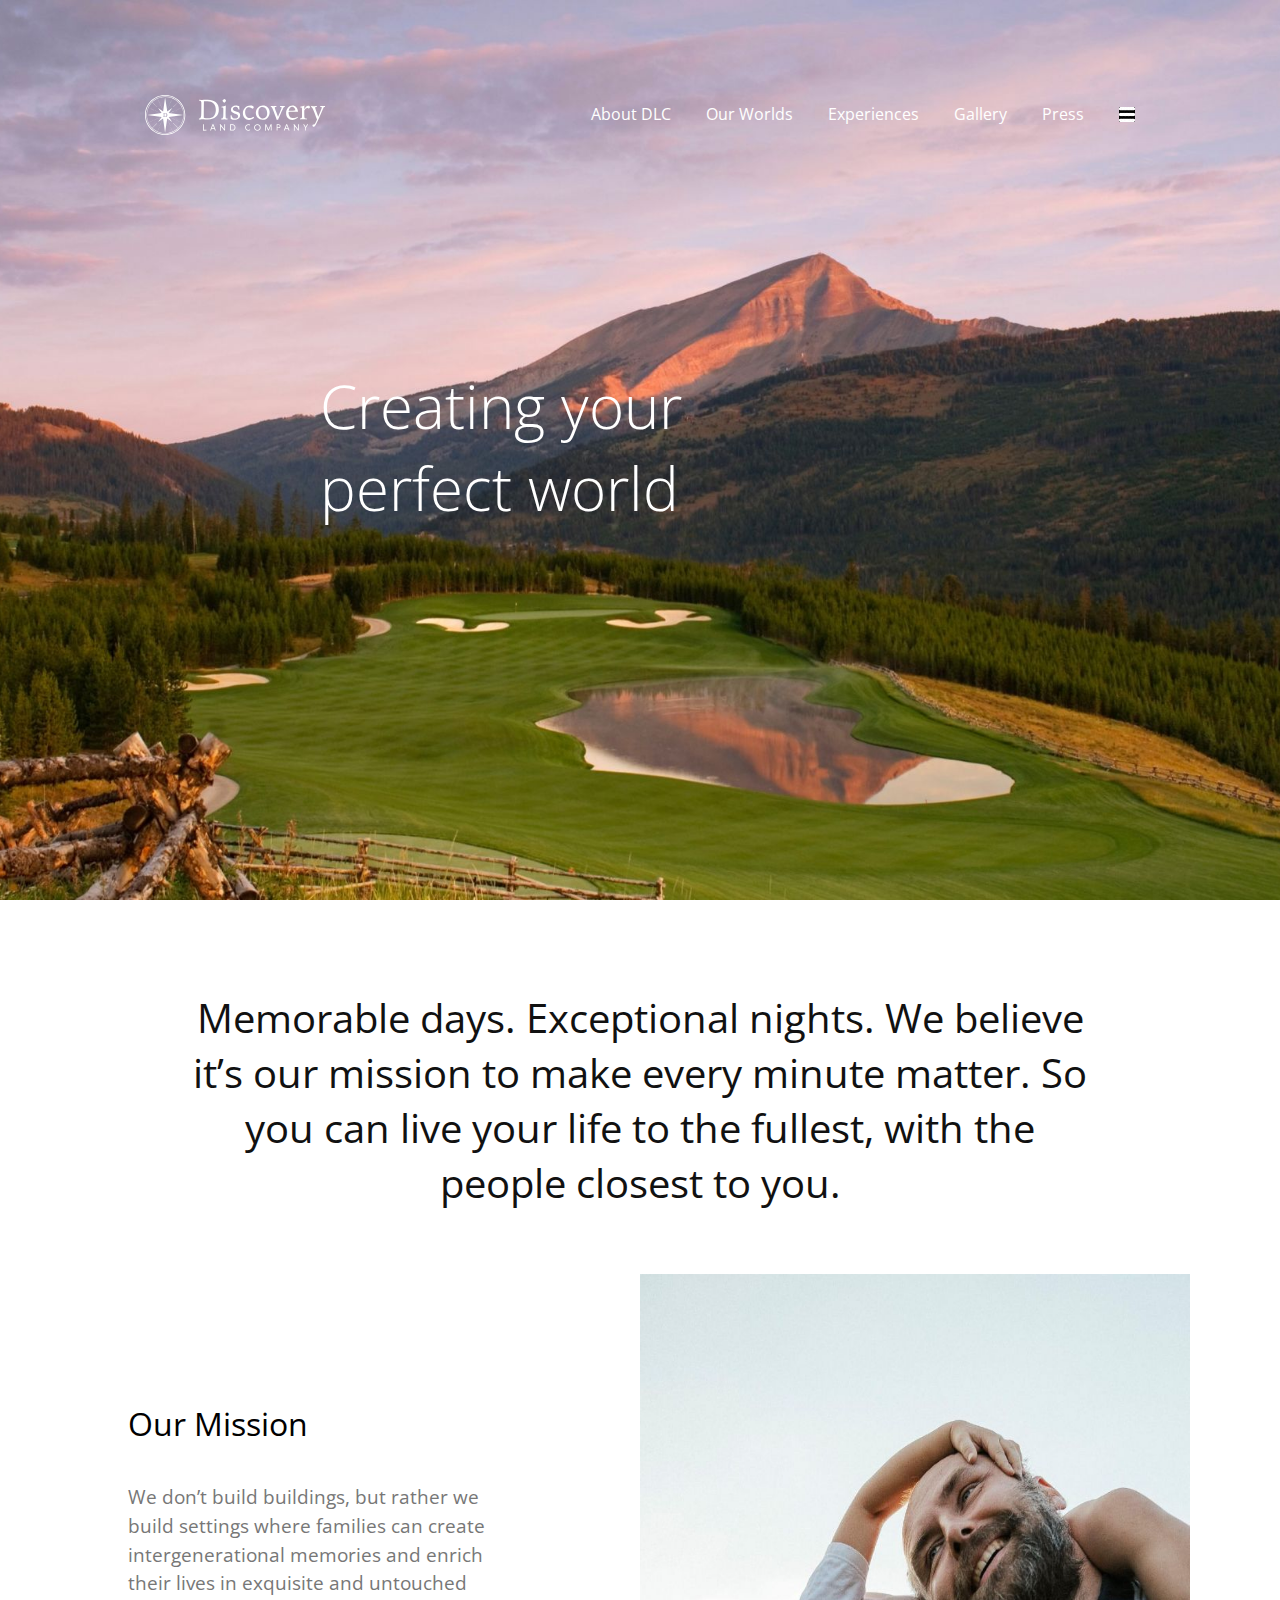
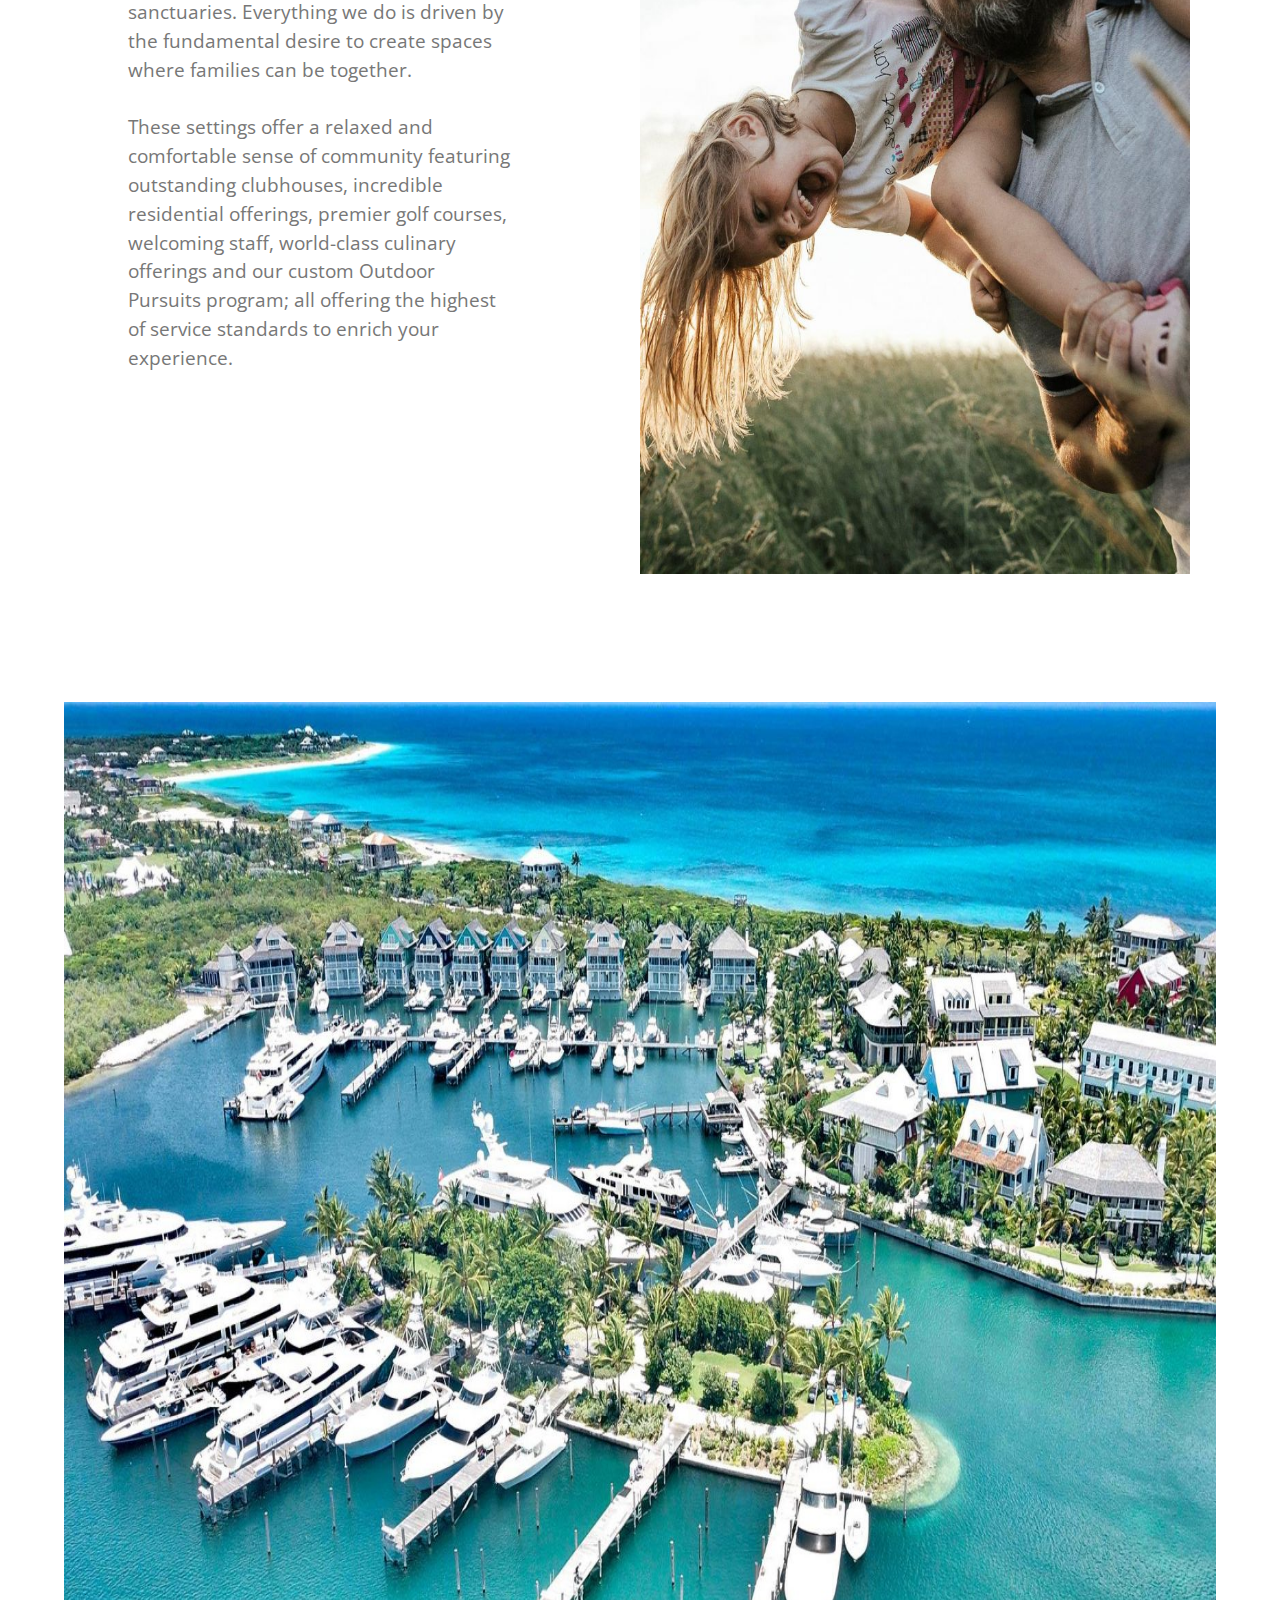
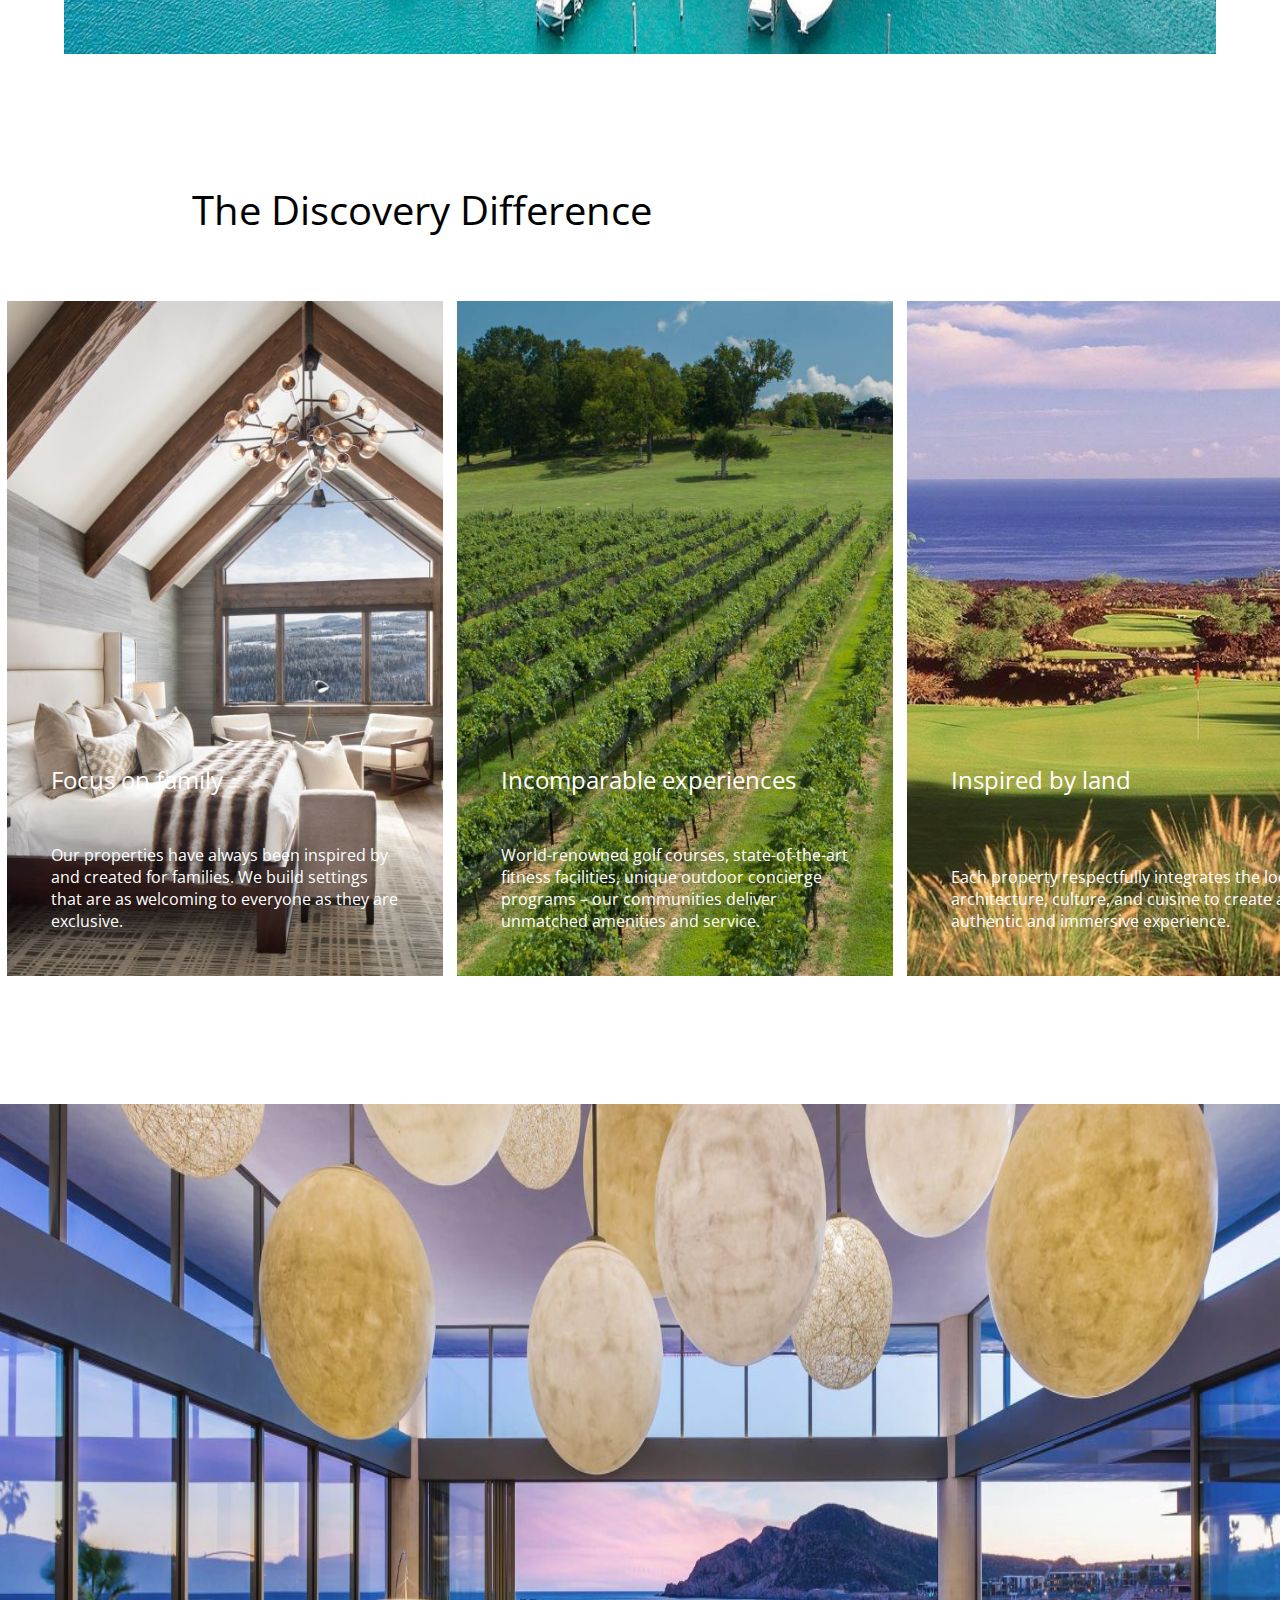
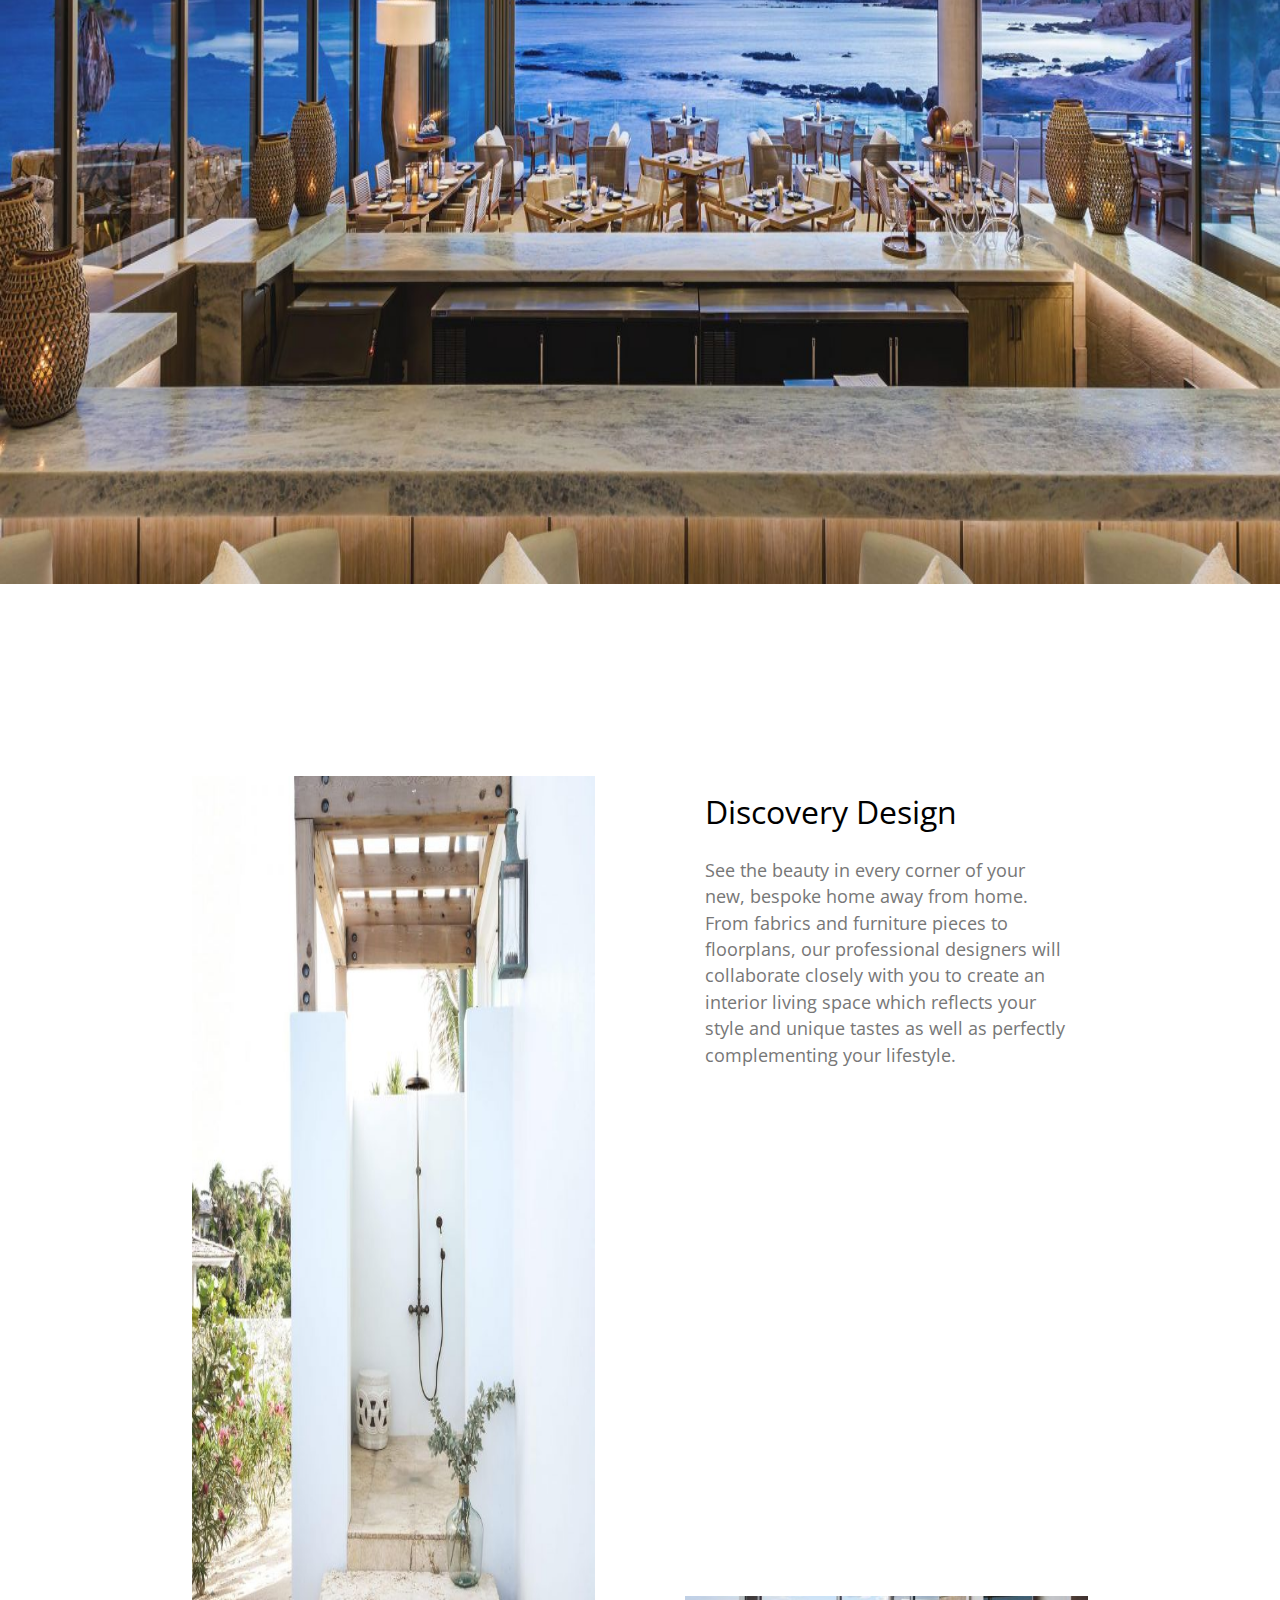
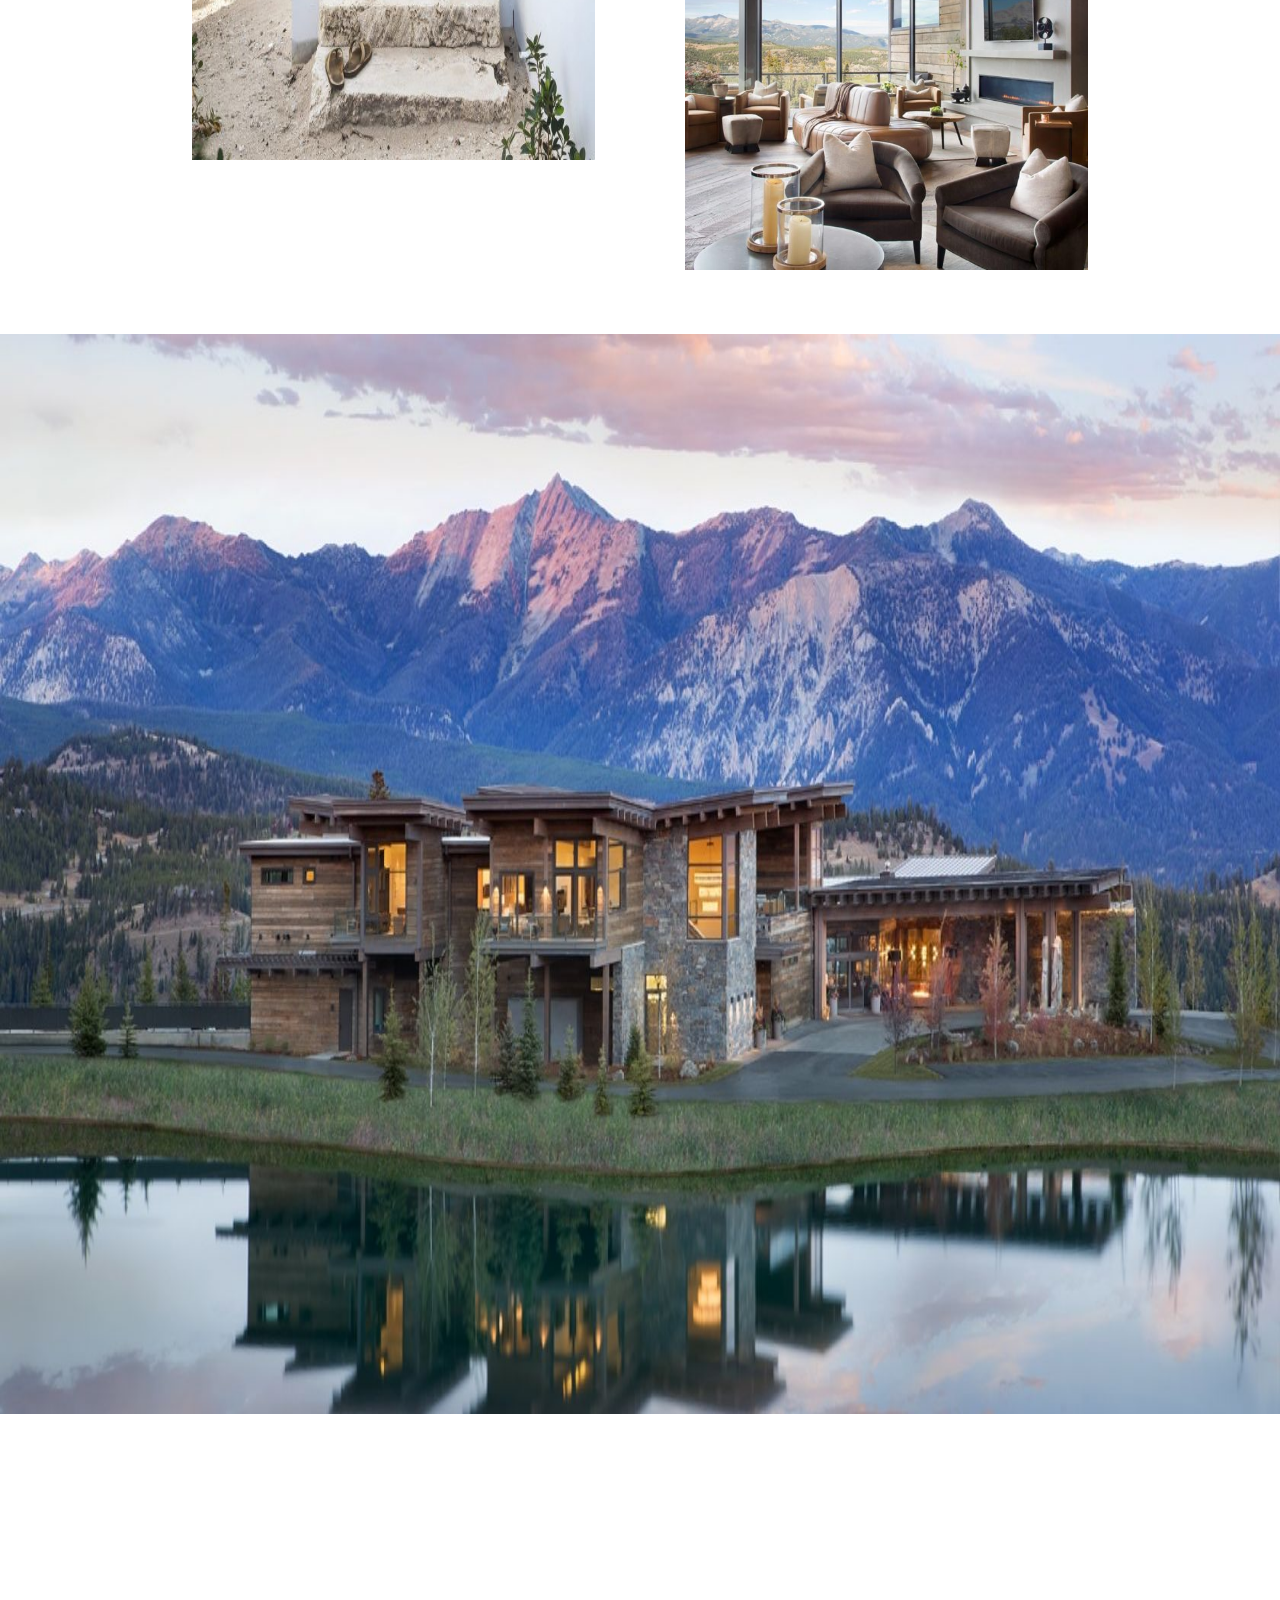
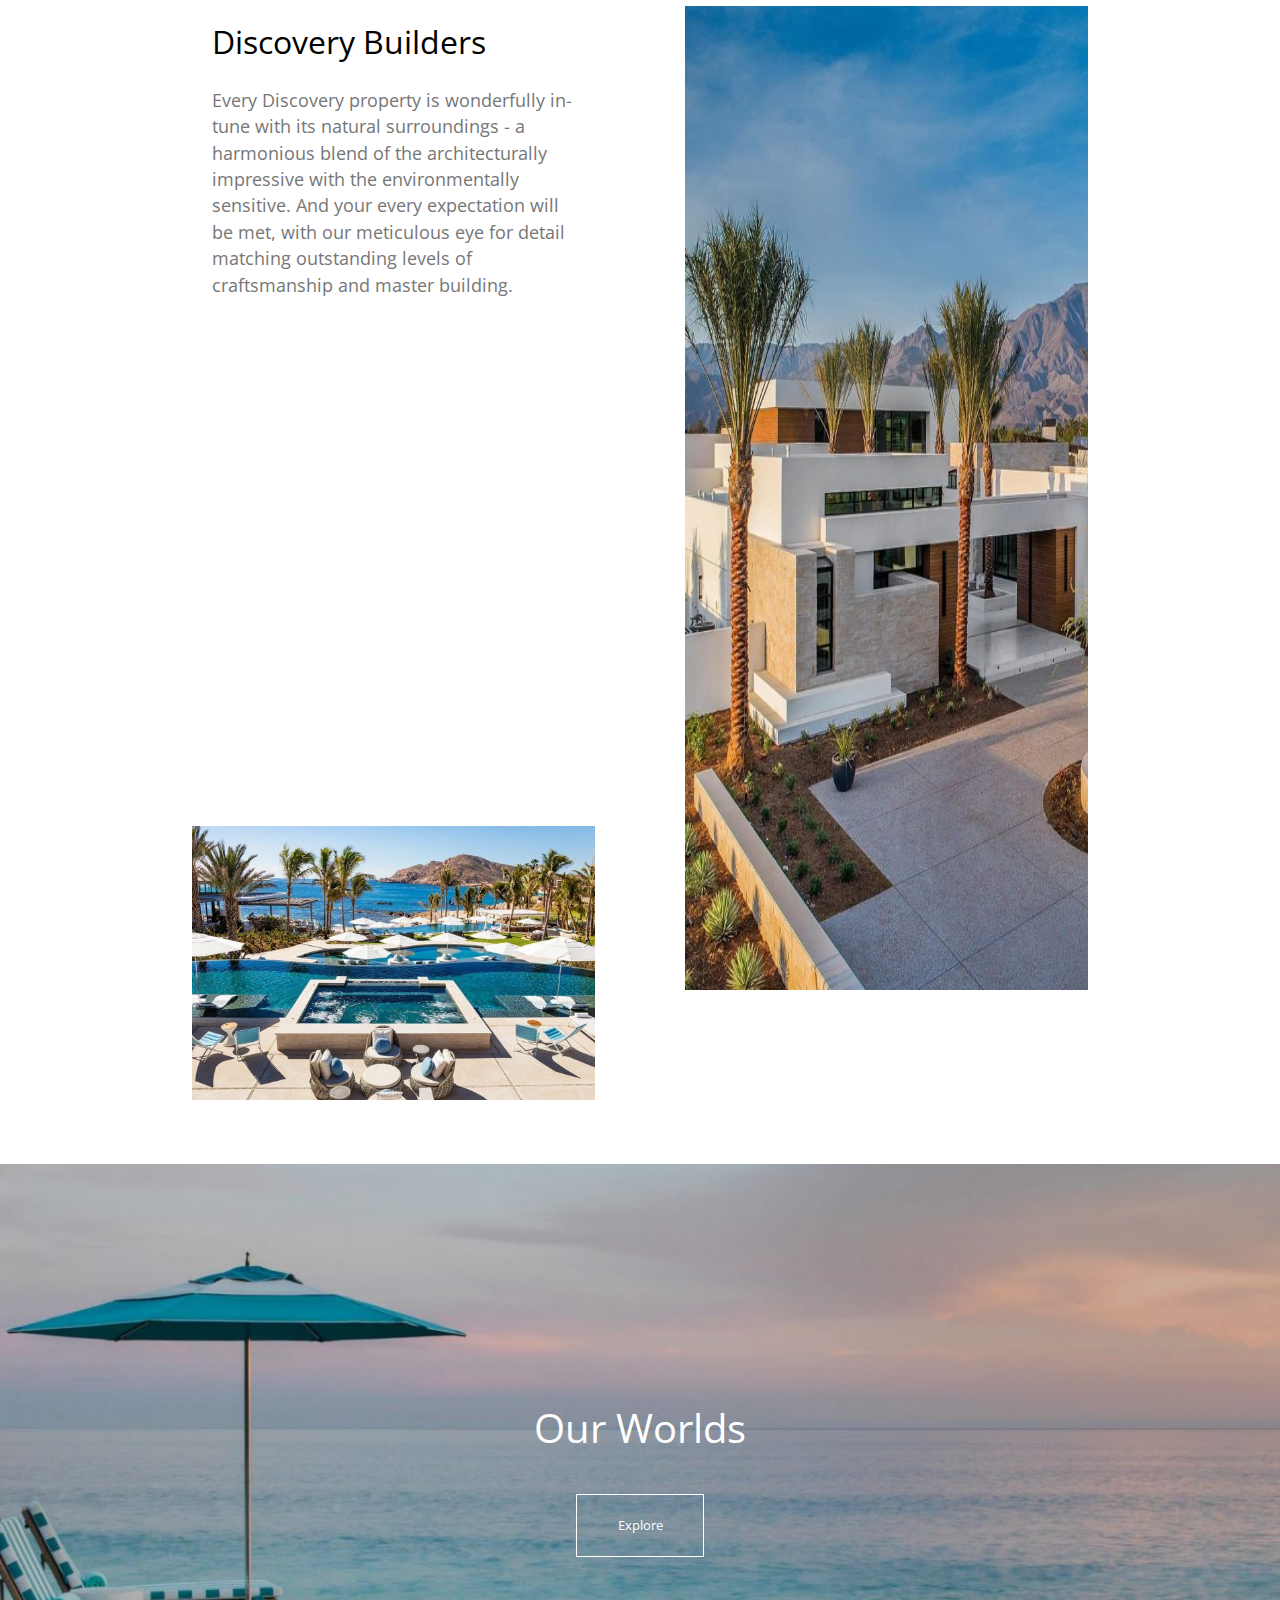
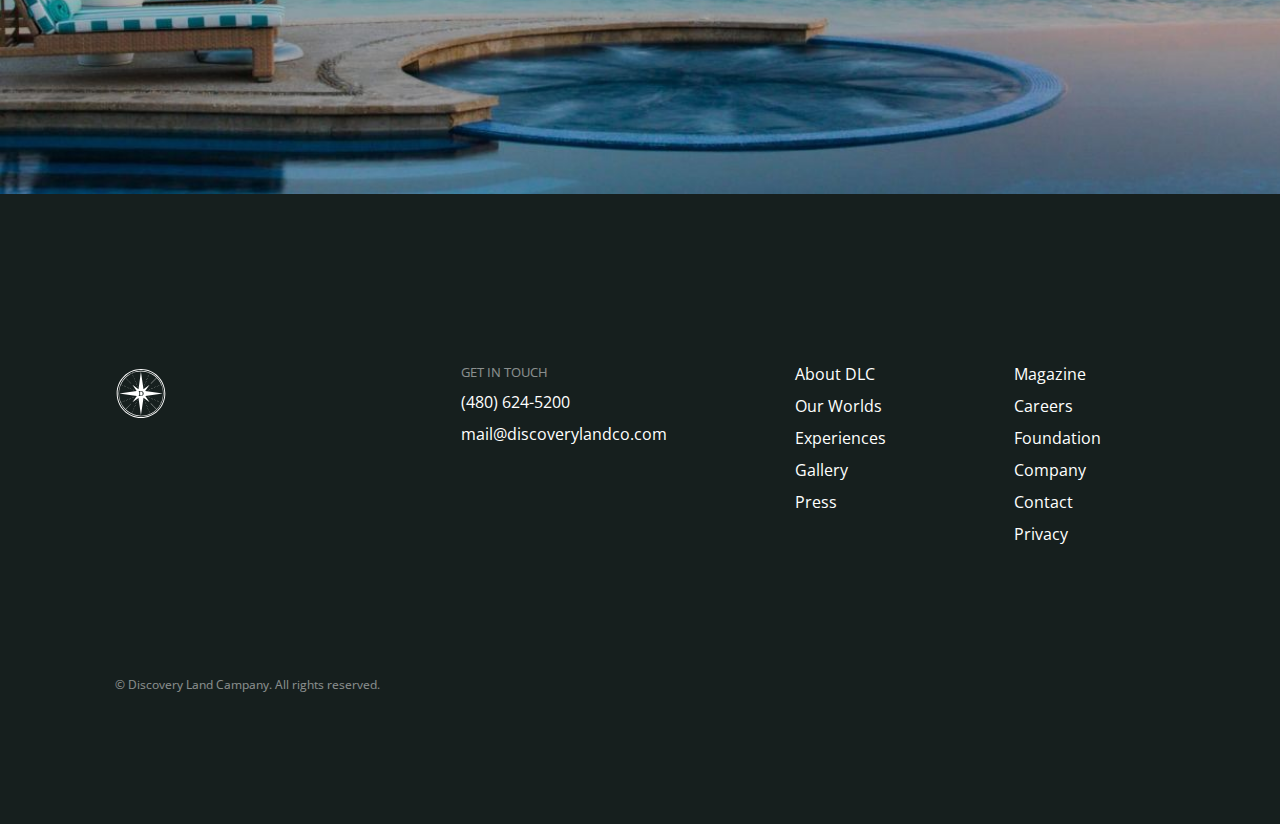
<file: src/pages/aboutDLC.html>
<!DOCTYPE html>
<html lang="en">

<head>
    <meta charset="UTF-8">
    <meta http-equiv="X-UA-Compatible" content="IE=edge">
    <meta name="viewport" content="width=device-width, initial-scale=1.0">
    <link rel="preconnect" href="https://fonts.googleapis.com">
    <link rel="preconnect" href="https://fonts.gstatic.com" crossorigin>
    <link href="https://fonts.googleapis.com/css2?family=Open+Sans:wght@300;400&display=swap" rel="stylesheet">
    <link rel="shortcut icon" href="../assets/favicon-32x32.png" type="image/x-icon">
    <link rel="stylesheet" href="../css/aboutDLC.css">
    <link rel="stylesheet" href="../css/hamMenu.css">
    <script src="../js/hamMenu.js"></script>
    <!-- linking aos library for css -->
    <link rel="stylesheet" href="https://unpkg.com/aos@next/dist/aos.css" />
    <title>About DLC | Discovery Land Company</title>
</head>

<body>

    <!-- header -->
    <div id="hambergMenu"></div>
    <div class="header-container">
        <img class="header-img" src="../assets/images/about_images/about_header_img.jpg" alt="">
        <div class="navbar-container">
            <div class="logo-container">
                <a class="navlink-anchor logo-navlink" href="./home.html">
                    <img class="logo" src="../assets/logo1.svg" alt="">
                </a>
            </div>
            <div class="navLink">
                <div class="nav-item"> <a class="navlink-anchor" href="./aboutDLC.html"> About DLC </a></div>
                <div class="nav-item"><a class="navlink-anchor" href="./ourWorlds.html"> Our Worlds </a> </div>
                <div class="nav-item"><a class="navlink-anchor" href="./experiences.html"> Experiences </a> </div>
                <div class="nav-item"><a class="navlink-anchor" href="./gallery.html"> Gallery </a> </div>
                <div class="nav-item"><a class="navlink-anchor" href="./press.html"> Press </a></div>
                <div class="menu-icon"><input type="image" src="../assets/hamMenu.jpg" alt="" onclick="dropDownMenu()">
                </div>
            </div>
        </div>
        <div class="sometext" data-aos="fade-up-right" data-aos-duration="1000">
            <div data-aos="fade-up"> Creating your </div>
            <div class="text2" data-aos="fade-up">perfect world</div>
        </div>
    </div>

    <div class="sections-container">
        <div class="intro"> Memorable days. Exceptional nights. We believe it’s our mission to make every minute matter.
            So you can live your life to the fullest, with the people closest to you. </div>

        <div class="white-section">
            <div class="white-section-text">
                <div class="white-section-text-heading">Our Mission</div>
                <div class="white-section-text-para">We don’t build buildings, but rather we build settings where
                    families
                    can create intergenerational memories and enrich their lives in exquisite and untouched sanctuaries.
                    Everything we do is driven by the fundamental desire to create spaces where families can be
                    together.
                    <br /><br /> These settings offer a relaxed and comfortable sense of community featuring outstanding
                    clubhouses, incredible residential offerings, premier golf courses, welcoming staff, world-class
                    culinary offerings and our custom Outdoor Pursuits program; all offering the highest of service
                    standards to enrich your experience.
                </div>
            </div>
            <div class="white-section-img-container">
                <img class="white-section-img"
                    src="../assets/images/about_images/What_we_do_intro_5ae402c9837860cd6e4f65e304b3a5fa.jpg" alt="">
            </div>
        </div>

        <div class="middle-img1-container">
            <img class="middle-img1"
                src="../assets/images/about_images/Bakers_Carousel3_62018727b9e8103a3d5d6c0701991eca.jpg" alt="">
        </div>

        <div class="section2-animation-container">
            <div class="section2-container-heading">The Discovery Difference</div>
            <div class="slider">
                <div class="slide-track">

                    <!-- 1st time slide -->
                    <div class="slide">
                        <img src="../assets/images/about_images/animation_images/GallatinFork0217_Bedroom02_397186feb8bd51bb37bc24fc2b9b500f.jpg"
                            alt="">
                        <div class="animation-info">
                            <div class="animation-heading">Focus on family</div>
                            <div class="animation-para">Our properties have always been inspired by and created for
                                families. We
                                build settings that are as welcoming to everyone as they are exclusive.</div>
                        </div>
                    </div>

                    <div class="slide">
                        <img src="../assets/images/about_images/animation_images/grass_397186feb8bd51bb37bc24fc2b9b500f.jpg"
                            alt="">
                        <div class="animation-info">
                            <div class="animation-heading">Incomparable experiences</div>
                            <div class="animation-para">World-renowned golf courses, state-of-the-art fitness
                                facilities, unique
                                outdoor concierge programs – our communities deliver unmatched amenities and service.
                            </div>
                        </div>
                    </div>

                    <div class="slide">
                        <img src="../assets/images/about_images/animation_images/Kukio-map1_190710_083646_397186feb8bd51bb37bc24fc2b9b500f.jpg"
                            alt="">
                        <div class="animation-info">
                            <div class="animation-heading">Inspired by land</div>
                            <div class="animation-para">Each property respectfully integrates the local architecture,
                                culture,
                                and cuisine to create an authentic and immersive experience.</div>
                        </div>
                    </div>

                    <div class="slide">
                        <img src="../assets/images/about_images/animation_images/What_we_do_footer_carousel1_190805_141752_397186feb8bd51bb37bc24fc2b9b500f.jpg"
                            alt="">
                        <div class="animation-info">
                            <div class="animation-heading">Sustainable future</div>
                            <div class="animation-para">Through a focus on sustainable efforts, we create programs that
                                ensure we are
                                stewards of the land and a source of local economic growth and stability.</div>
                        </div>
                    </div>

                    <div class="slide">
                        <img src="../assets/images/about_images/animation_images/What_we_do_footer_carousel2_397186feb8bd51bb37bc24fc2b9b500f.jpg"
                            alt="">
                        <div class="animation-info">
                            <div class="animation-heading">Luxury bespoke homes</div>
                            <div class="animation-para">Through our in-house services, Discovery Builders and Discovery
                                Design, we offer
                                turn-key homes for families that embody modern aesthetics while staying true to classic
                                principles.</div>
                        </div>
                    </div>


                    <!-- 2nd time slide -->
                    <div class="slide">
                        <img src="../assets/images/about_images/animation_images/GallatinFork0217_Bedroom02_397186feb8bd51bb37bc24fc2b9b500f.jpg"
                            alt="">
                        <div class="animation-info">
                            <div class="animation-heading">Focus on family</div>
                            <div class="animation-para">Our properties have always been inspired by and created for
                                families. We build
                                settings that are as welcoming to everyone as they are exclusive.</div>
                        </div>
                    </div>

                    <div class="slide">
                        <img src="../assets/images/about_images/animation_images/grass_397186feb8bd51bb37bc24fc2b9b500f.jpg"
                            alt="">
                        <div class="animation-info">
                            <div class="animation-heading">Incomparable experiences</div>
                            <div class="animation-para">World-renowned golf courses, state-of-the-art fitness
                                facilities, unique outdoor
                                concierge programs – our communities deliver unmatched amenities and service.</div>
                        </div>
                    </div>

                    <div class="slide">
                        <img src="../assets/images/about_images/animation_images/Kukio-map1_190710_083646_397186feb8bd51bb37bc24fc2b9b500f.jpg"
                            alt="">
                        <div class="animation-info">
                            <div class="animation-heading">Inspired by land</div>
                            <div class="animation-para">Each property respectfully integrates the local architecture,
                                culture, and cuisine
                                to create an authentic and immersive experience.</div>
                        </div>
                    </div>

                    <div class="slide">
                        <img src="../assets/images/about_images/animation_images/What_we_do_footer_carousel1_190805_141752_397186feb8bd51bb37bc24fc2b9b500f.jpg"
                            alt="">
                        <div class="animation-info">
                            <div class="animation-heading">Sustainable future</div>
                            <div class="animation-para">Through a focus on sustainable efforts, we create programs that
                                ensure we are
                                stewards of the land and a source of local economic growth and stability.</div>
                        </div>
                    </div>

                    <div class="slide">
                        <img src="../assets/images/about_images/animation_images/What_we_do_footer_carousel2_397186feb8bd51bb37bc24fc2b9b500f.jpg"
                            alt="">
                        <div class="animation-info">
                            <div class="animation-heading">Luxury bespoke homes</div>
                            <div class="animation-para">Through our in-house services, Discovery Builders and Discovery
                                Design, we offer
                                turn-key homes for families that embody modern aesthetics while staying true to classic
                                principles.</div>
                        </div>
                    </div>
                </div>
            </div>
        </div>


        <div class="middle-img2-container">
            <img class="middle-img2"
                src="../assets/images/about_images//What_we_do_design_hero_62018727b9e8103a3d5d6c0701991eca.jpg" alt="">
        </div>

        <div class="section-container">
            <div class="section-item2">
                <img class="section-item-img"
                    src="../assets/images/about_images/What_we_do_design_1_2e8d9b92b1b20afb1d0f8d6550777aa2.jpg" alt="">
            </div>
            <div class="section-item1">
                <div class="section-item1-text">
                    <div class="section-item1-heading">Discovery Design</div>
                    <div class="section-item1-desc">
                        See the beauty in every corner of your new, bespoke home away from home. From fabrics and
                        furniture
                        pieces to floorplans, our professional designers will collaborate closely with you to create an
                        interior
                        living space which reflects your style and unique tastes as well as perfectly complementing your
                        lifestyle.
                    </div>
                </div>
                <div class="section-item1-img-container">
                    <img class="section-item1-img"
                        src="../assets/images/about_images/What_we_do_design_2_2ab4534b0a2984e07d7caeca8808129f.jpg"
                        alt="">
                </div>
            </div>
        </div>

        <div class="middle-img2-container">
            <img class="middle-img2"
                src="../assets/images/about_images/YCGolfClubHouse0916_1288_62018727b9e8103a3d5d6c0701991eca.jpg"
                alt="">
        </div>

        <div class="section-container">
            <div class="section-item1">
                <div class="section-item1-text">
                    <div class="section-item1-heading">
                        Discovery Builders
                    </div>
                    <div class="section-item1-desc">
                        Every Discovery property is wonderfully in-tune with its natural surroundings - a harmonious
                        blend of
                        the architecturally impressive with the environmentally sensitive. And your every expectation
                        will be
                        met, with our meticulous eye for detail matching outstanding levels of craftsmanship and master
                        building.
                    </div>
                </div>
                <div class="section-item1-img-container">
                    <img class="section-item1-img"
                        src="../assets/images/about_images/What_we_do_builders_2_2ab4534b0a2984e07d7caeca8808129f.jpg"
                        alt="">
                </div>
            </div>
            <div class="section-item2">
                <img class="section-item-img"
                    src="../assets/images/about_images/What_we_do_builders_1_2e8d9b92b1b20afb1d0f8d6550777aa2.jpg"
                    alt="">
            </div>
        </div>


        <div class="our_world-section">
            <div class="our-world-txt">Our Worlds</div>
            <button class="our-world-btn">Explore</button>
        </div>


        <!-- footer -->
        <div class="footer-container">
            <div class="footer-item-one">
                <img class="footer-items-img" src="../assets/FooterIcon.svg" alt="">
                <div class="footer-items" id="footer-links">
                    <div class="links" id="column1">
                        <div class="contact-info" style="opacity: 0.5; font-size: small;">GET IN TOUCH</div>
                        <div class="contact-info">(480) 624-5200</div>
                        <div class="contact-info">mail@discoverylandco.com</div>
                    </div>
                    <div class="links">
                        <div class="link">About DLC</div>
                        <div class="link">Our Worlds</div>
                        <div class="link">Experiences</div>
                        <div class="link">Gallery</div>
                        <div class="link">Press</div>
                    </div>
                    <div class="links">
                        <div class="page">Magazine</div>
                        <div class="page">Careers</div>
                        <div class="page">Foundation</div>
                        <div class="page">Company</div>
                        <div class="page">Contact</div>
                        <div class="page">Privacy</div>
                    </div>
                </div>
            </div>
            <div class="copyright">&copy; Discovery Land Campany. All rights reserved.</div>
        </div>

        <!-- script for aos library -->
        <script src="https://unpkg.com/aos@next/dist/aos.js"></script>
        <script>
            AOS.init();
        </script>

</body>

</html>
</file>
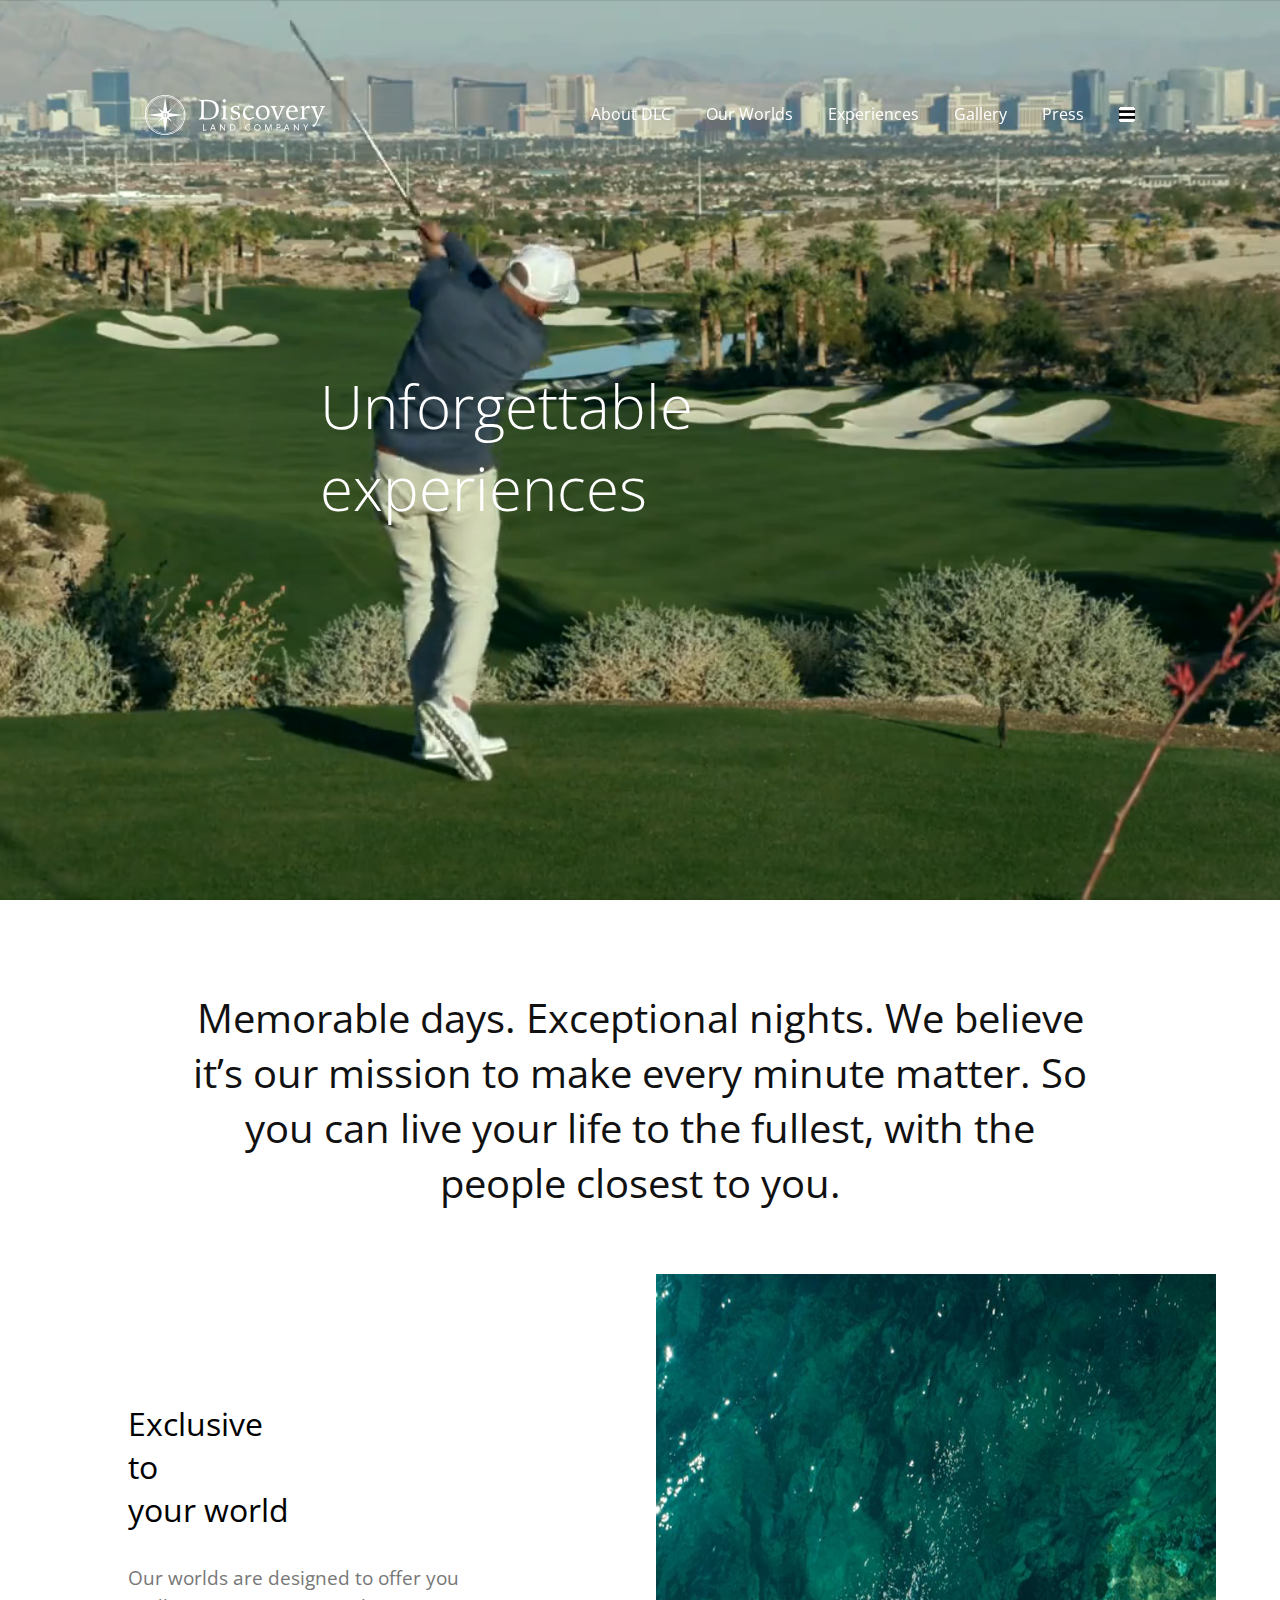
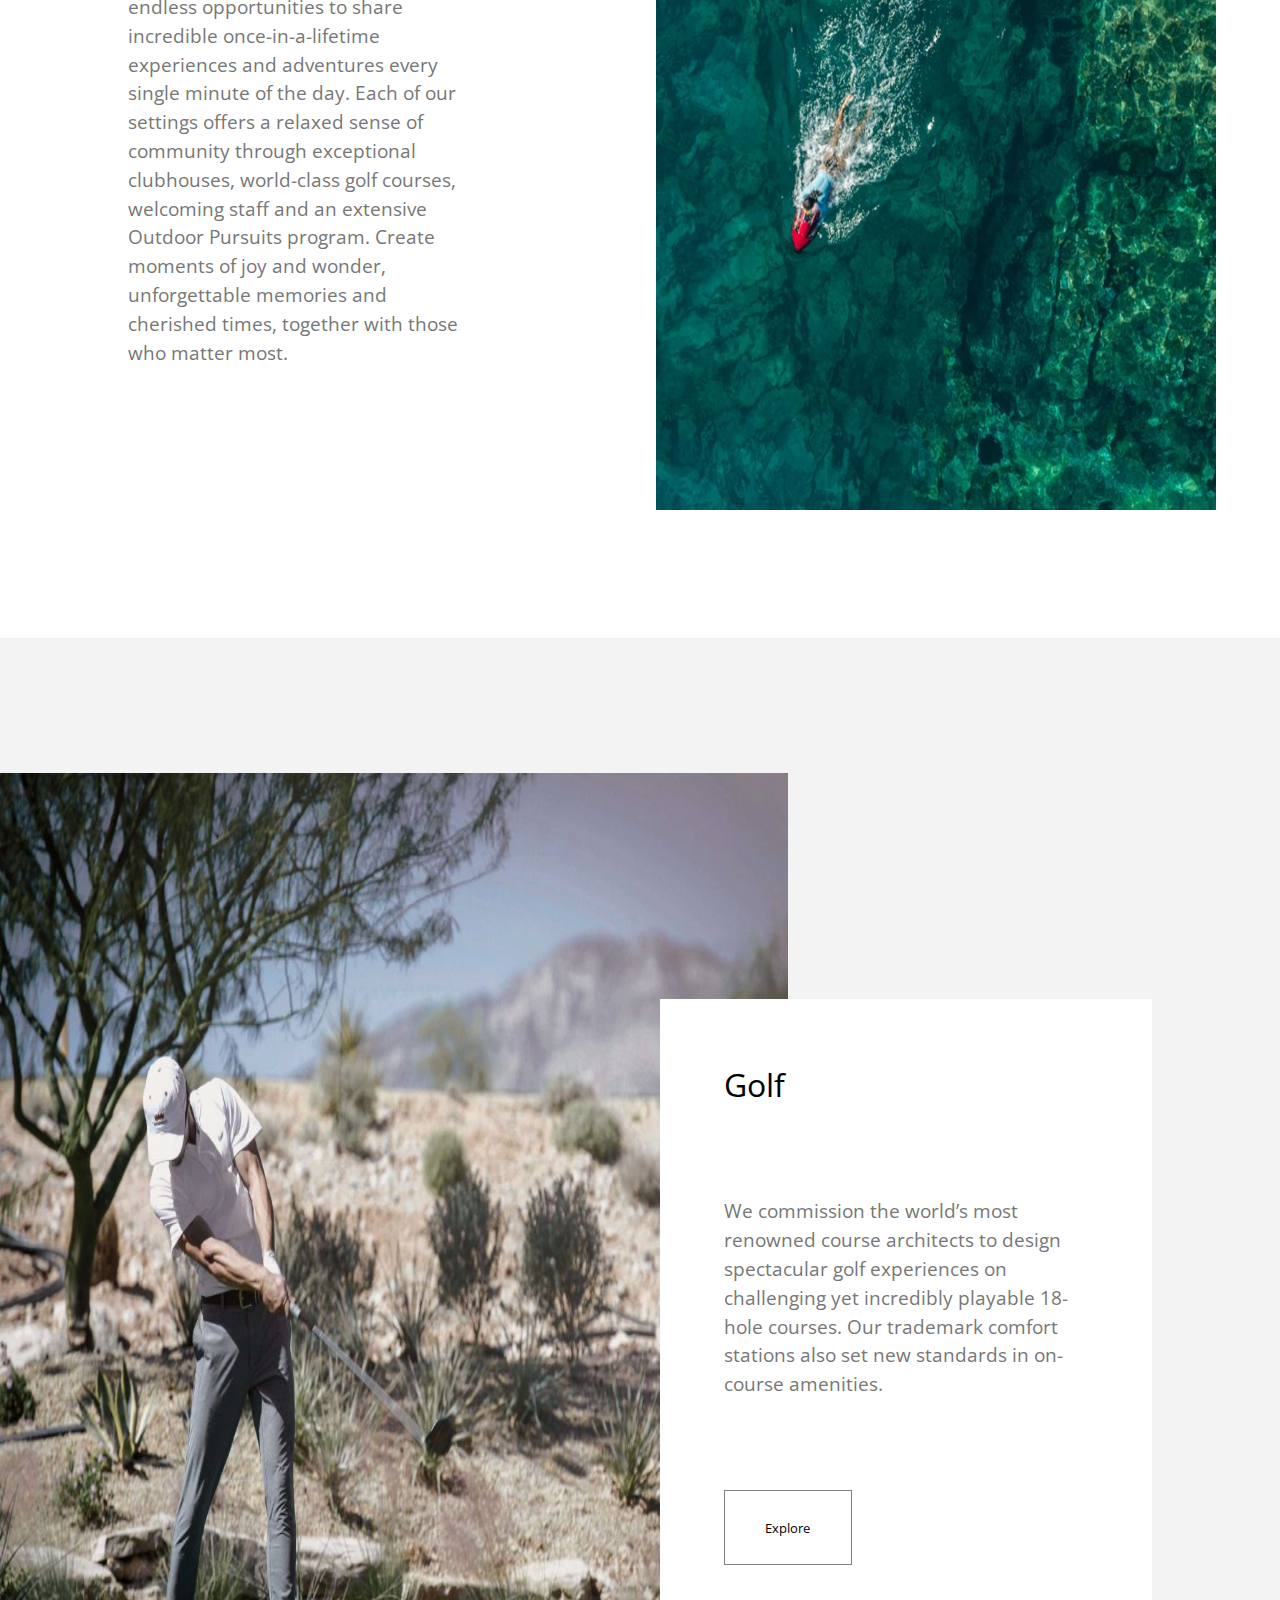
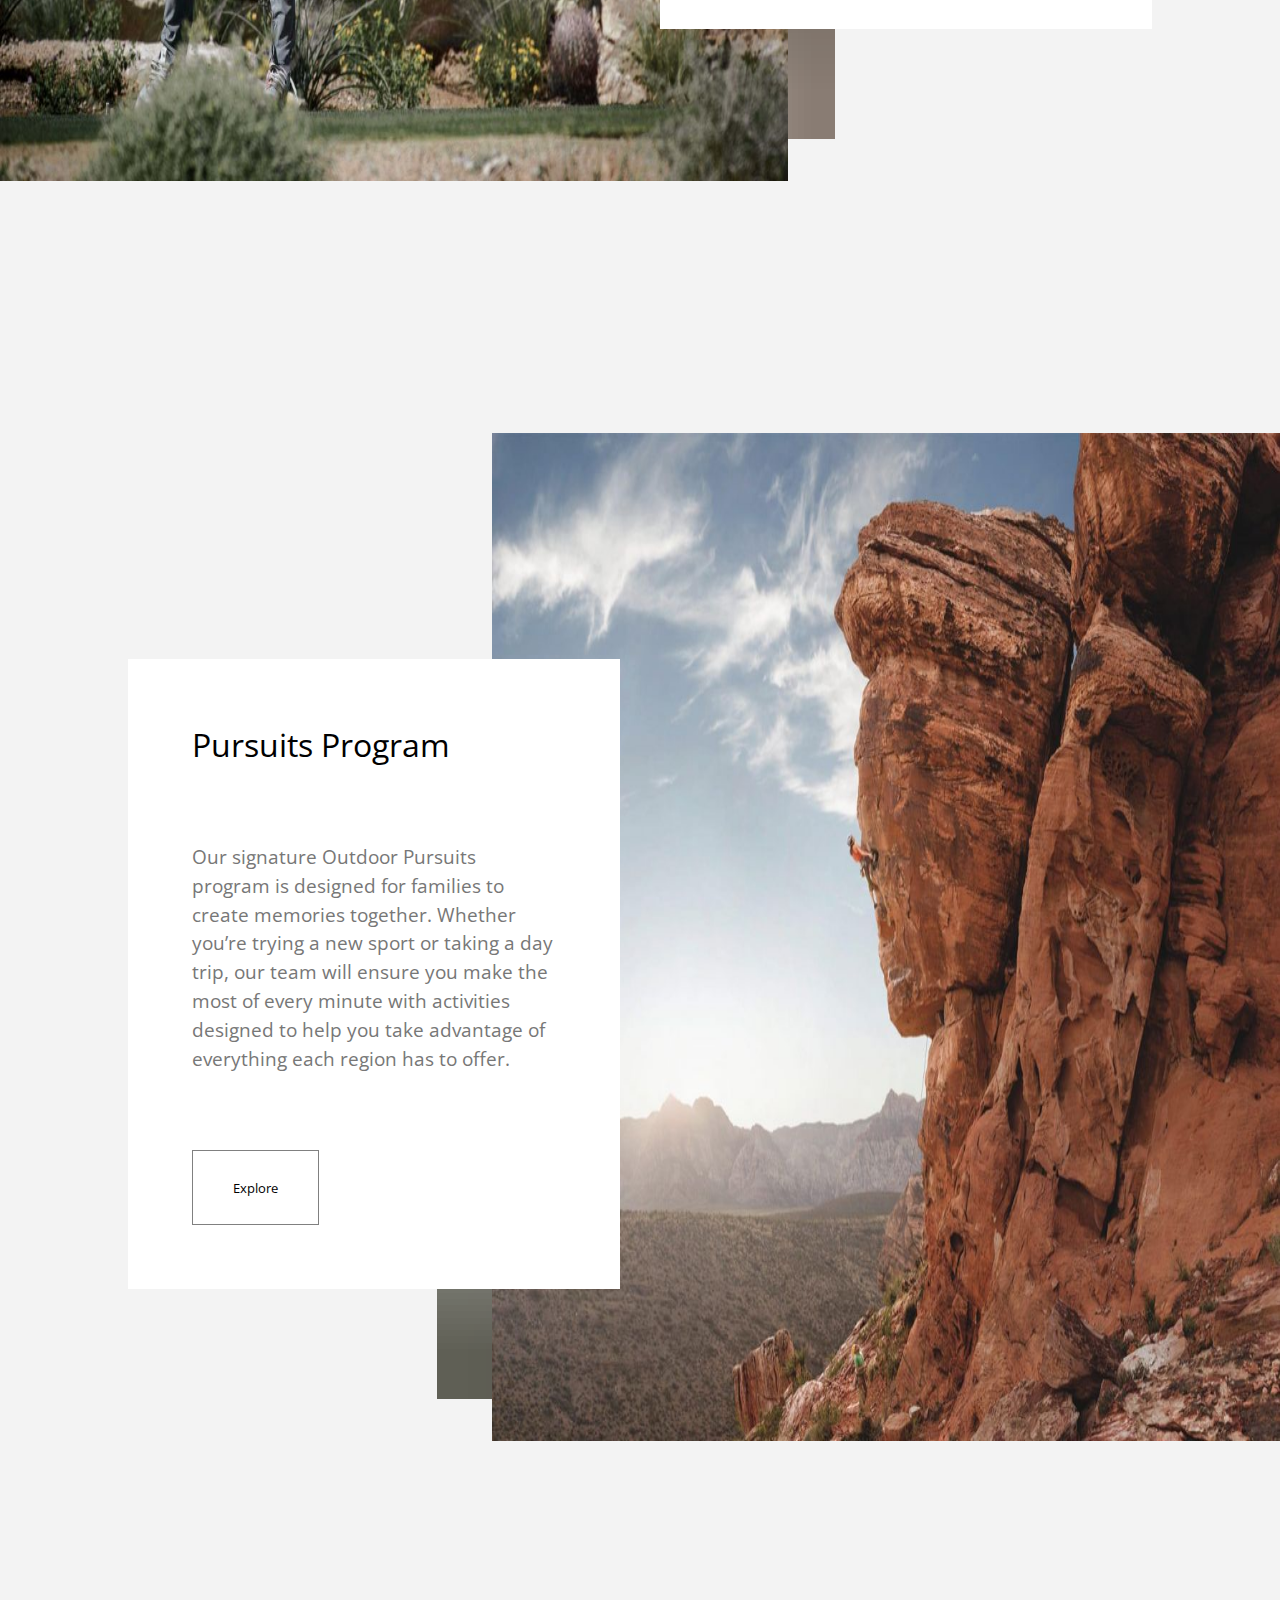
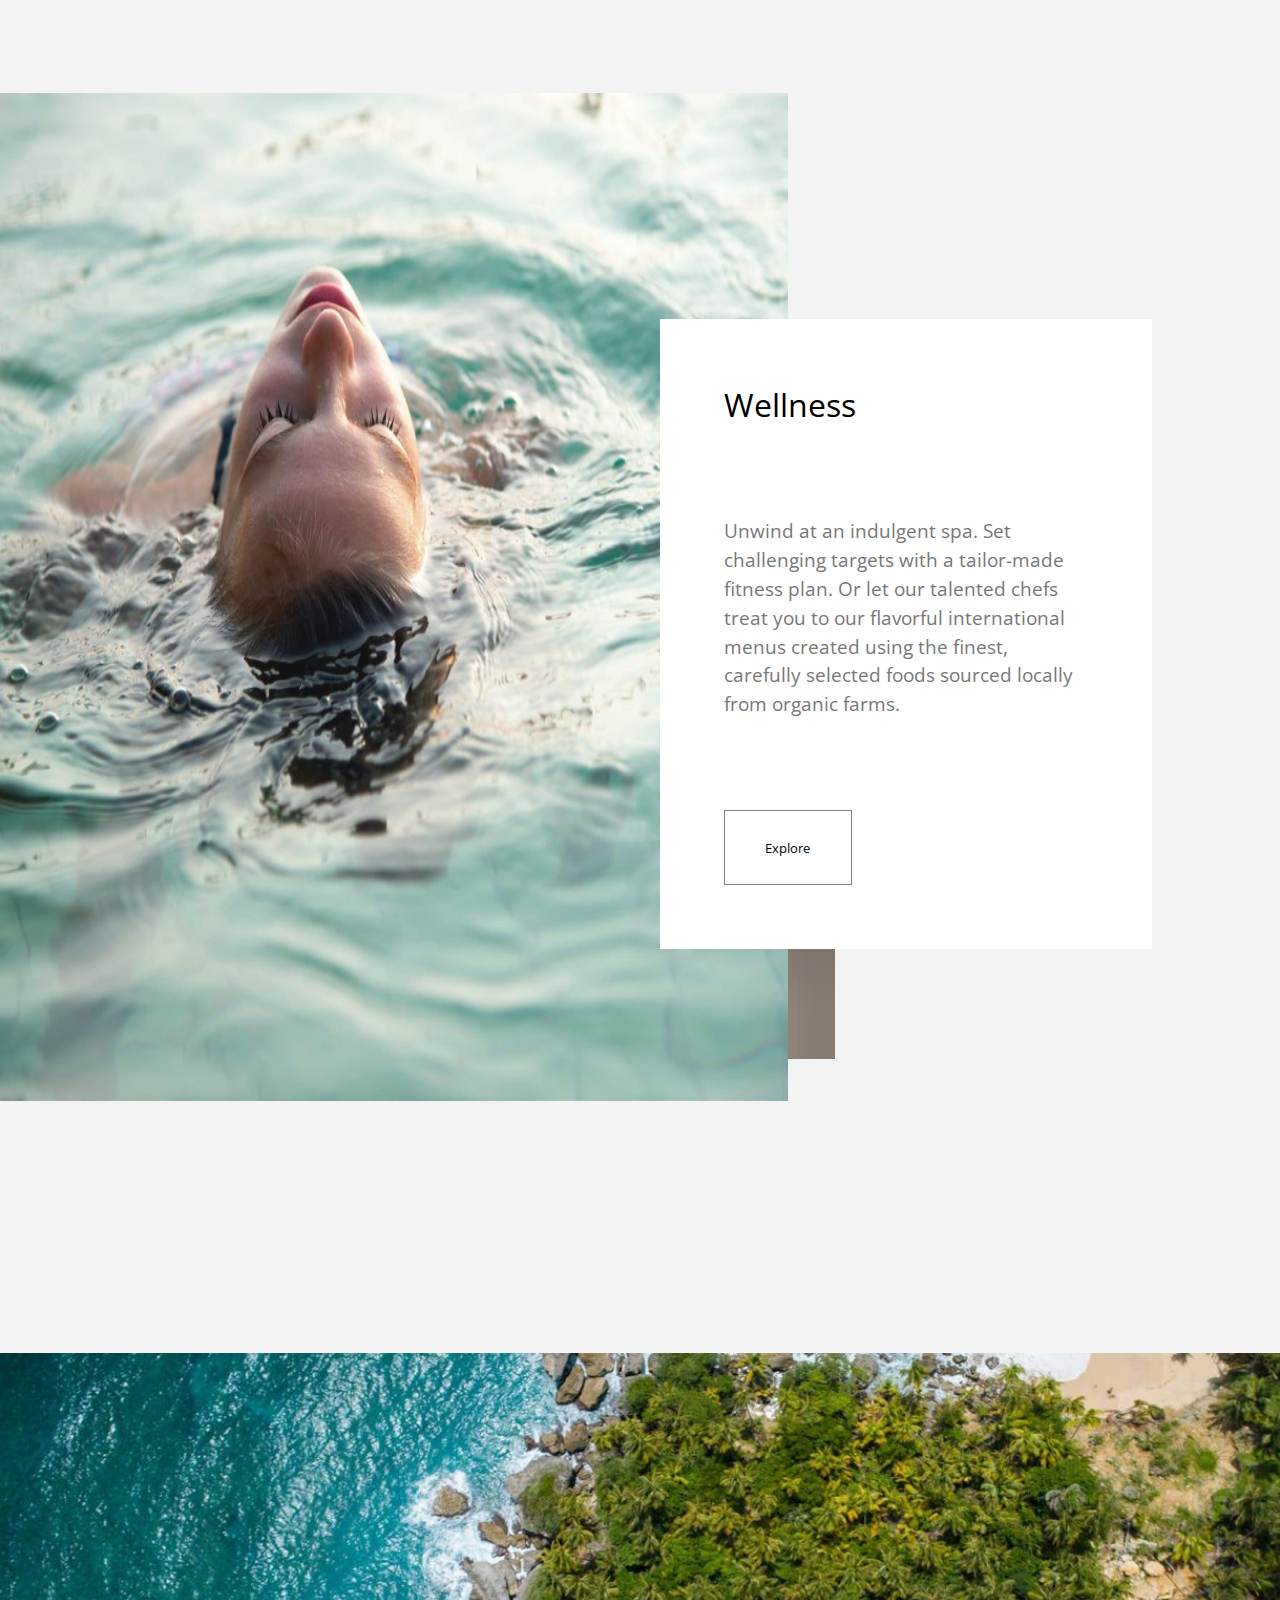
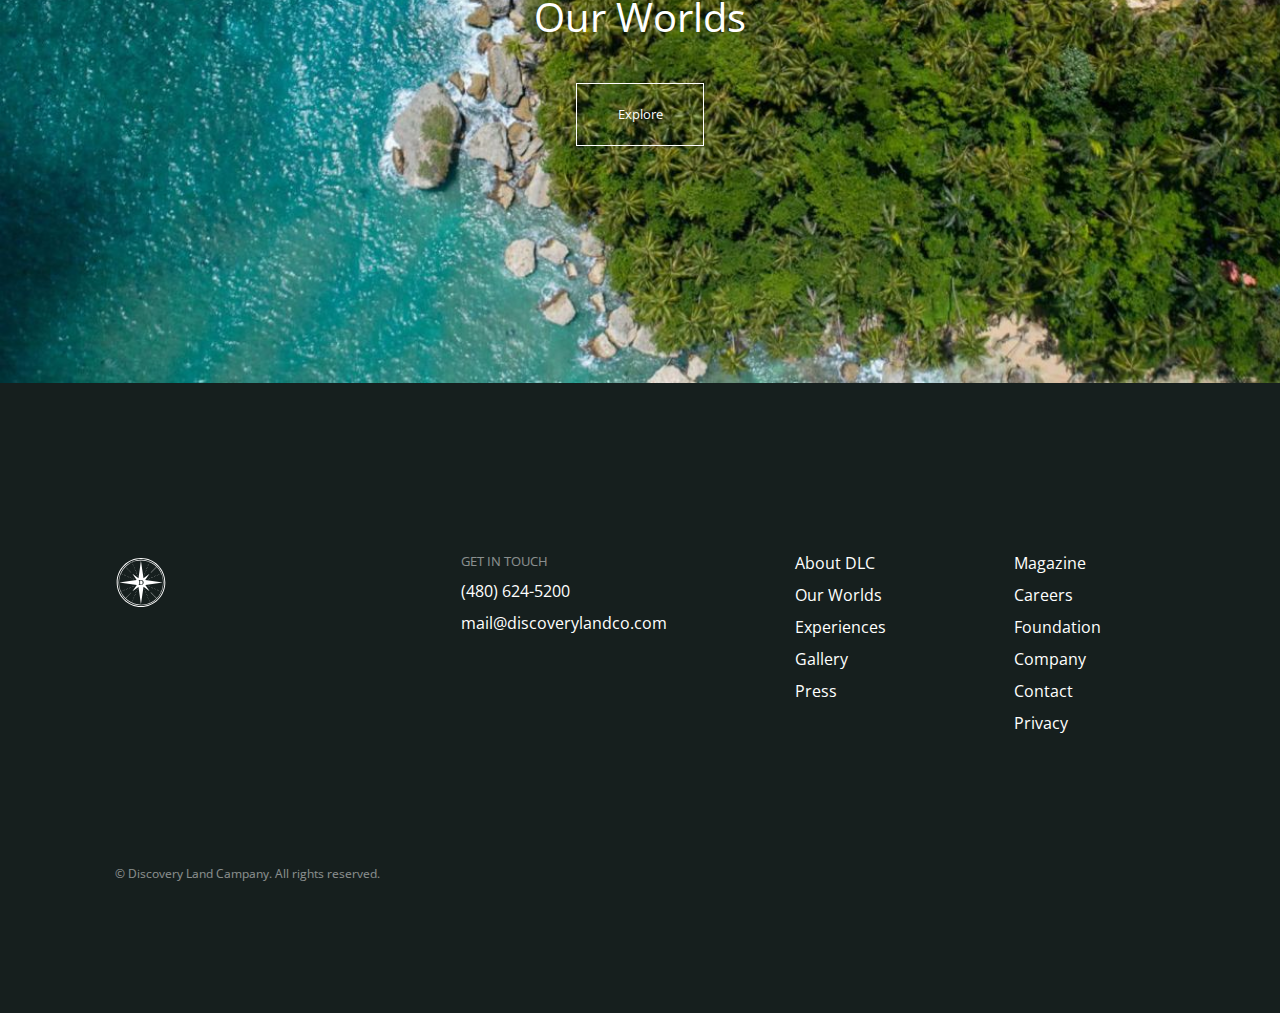
<file: src/pages/experiences.html>
<!DOCTYPE html>
<html lang="en">

<head>
    <meta charset="UTF-8">
    <meta http-equiv="X-UA-Compatible" content="IE=edge">
    <meta name="viewport" content="width=device-width, initial-scale=1.0">
    <link rel="preconnect" href="https://fonts.googleapis.com">
    <link rel="preconnect" href="https://fonts.gstatic.com" crossorigin>
    <link href="https://fonts.googleapis.com/css2?family=Open+Sans:wght@300;400&display=swap" rel="stylesheet">
    <link rel="shortcut icon" href="../assets/favicon-32x32.png" type="image/x-icon">
    <link rel="stylesheet" href="../css/hamMenu.css">
    <script src="../js/hamMenu.js"></script>
    <!-- linking aos library for css -->
    <link rel="stylesheet" href="https://unpkg.com/aos@next/dist/aos.css" />
    <link rel="stylesheet" href="../css/experiences.css">
    <title>Experiences | Discovery Land Company</title>
</head>

<body>
    <!-- header -->
    <div id="hambergMenu"></div>
    <div class="header-container">
        <video src="../assets/videos/experiences_hero.mp4" data-length="" muted="" loop="" autoplay=""
            playsinline=""></video>
        <div class="navbar-container">
            <div class="logo-container">
                <a class="navlink-anchor logo-navlink" href="./home.html">
                    <img class="logo" src="../assets/logo1.svg" alt="">
                </a>
            </div>
            <div class="navLink">
                <div class="nav-item"> <a class="navlink-anchor" href="./aboutDLC.html"> About DLC </a></div>
                <div class="nav-item"><a class="navlink-anchor" href="./ourWorlds.html"> Our Worlds </a> </div>
                <div class="nav-item"><a class="navlink-anchor" href="./experiences.html"> Experiences </a> </div>
                <div class="nav-item"><a class="navlink-anchor" href="./gallery.html"> Gallery </a> </div>
                <div class="nav-item"><a class="navlink-anchor" href="./press.html"> Press </a></div>
                <div class="menu-icon"><input type="image" src="../assets/hamMenu.jpg" alt="" onclick="dropDownMenu()">
                </div>
            </div>
        </div>
        <div class="sometext">Unforgettable experiences</div>
    </div>

    <div class="sections-container">
        <div class="intro"> Memorable days. Exceptional nights. We believe it’s our mission to make every minute matter.
            So you can live your life to the fullest, with the people closest to you. </div>

        <div class="white-section">
            <div class="white-section-text">
                <div class="white-section-text-heading">Exclusive to <div> your world</div>
                </div>
                <div class="white-section-text-para">Our worlds are designed to offer you endless opportunities to share
                    incredible once-in-a-lifetime experiences and adventures every single minute of the day. Each of our
                    settings offers a relaxed sense of community through exceptional clubhouses, world-class golf
                    courses, welcoming staff and an extensive Outdoor Pursuits program. Create moments of joy and
                    wonder, unforgettable memories and cherished times, together with those who matter most.</div>
            </div>
            <div class="white-section-img-container">
                <img class="white-section-img"
                    src="../assets/images/experiences_images/Scuba_5ae402c9837860cd6e4f65e304b3a5fa.jpg" alt="">
            </div>
        </div>

        <div class="grey-sections">
            <div class="section">
                <figure class="section-figure">
                    <img class="section-img"
                        src="../assets/images/experiences_images/Golf3_4d32d1f061062da257f8ac1083a047ac.jpg" alt="">
                    <div class="img-bg"></div>
                </figure>
                <div class="section-img-info">
                    <div class="section-img-heading">Golf</div>
                    <div class="section-img-para">We commission the world’s most renowned course architects to design
                        spectacular golf experiences on challenging yet incredibly playable 18-hole courses. Our
                        trademark comfort stations also set new standards in on-course amenities.</div>
                    <button class="section-img-btn">Explore</button>
                </div>
            </div>

            <div class="mid-section">
                <div class="mid-section-img-info">
                    <div class="section-img-heading">Pursuits Program</div>
                    <div class="section-img-para">Our signature Outdoor Pursuits program is designed for families to
                        create memories together. Whether you’re trying a new sport or taking a day trip, our team will
                        ensure you make the most of every minute with activities designed to help you take advantage of
                        everything each region has to offer.</div>
                    <button class="section-img-btn">Explore</button>
                </div>
                <figure class="mid-section-figure">
                    <img class="section-img"
                        src="../assets/images/experiences_images/OD_image_4d32d1f061062da257f8ac1083a047ac.jpg" alt="">
                    <div class="mid-img-bg"></div>
                </figure>
            </div>

            <div class="section">
                <figure class="section-figure">
                    <img class="section-img"
                        src="../assets/images/experiences_images/Wellness_image_4d32d1f061062da257f8ac1083a047ac.jpg"
                        alt="">
                    <div class="img-bg"></div>
                </figure>
                <div class="section-img-info">
                    <div class="section-img-heading">Wellness</div>
                    <div class="section-img-para">Unwind at an indulgent spa. Set challenging targets with a tailor-made
                        fitness plan. Or let our talented chefs treat you to our flavorful international menus created
                        using the finest, carefully selected foods sourced locally from organic farms.</div>
                    <button class="section-img-btn">Explore</button>
                </div>
            </div>
        </div>

        <div class="our_world-section">
            <div class="our-world-txt">Our Worlds</div>
            <button class="our-world-btn">Explore</button>
        </div>
    </div>

    <!-- footer -->
    <div class="footer-container">
        <div class="footer-item-one">
            <img class="footer-items-img" src="../assets/FooterIcon.svg" alt="">
            <div class="footer-items" id="footer-links">
                <div class="links" id="column1">
                    <div class="contact-info" style="opacity: 0.5; font-size: small;">GET IN TOUCH</div>
                    <div class="contact-info">(480) 624-5200</div>
                    <div class="contact-info">mail@discoverylandco.com</div>
                </div>
                <div class="links">
                    <div class="link">About DLC</div>
                    <div class="link">Our Worlds</div>
                    <div class="link">Experiences</div>
                    <div class="link">Gallery</div>
                    <div class="link">Press</div>
                </div>
                <div class="links">
                    <div class="page">Magazine</div>
                    <div class="page">Careers</div>
                    <div class="page">Foundation</div>
                    <div class="page">Company</div>
                    <div class="page">Contact</div>
                    <div class="page">Privacy</div>
                </div>
            </div>
        </div>
        <div class="copyright">&copy; Discovery Land Campany. All rights reserved.</div>
    </div>
    <!-- script for aos library -->
    <script src="https://unpkg.com/aos@next/dist/aos.js"></script>
    <script>
        AOS.init();
    </script>
</body>

</html>
</file>
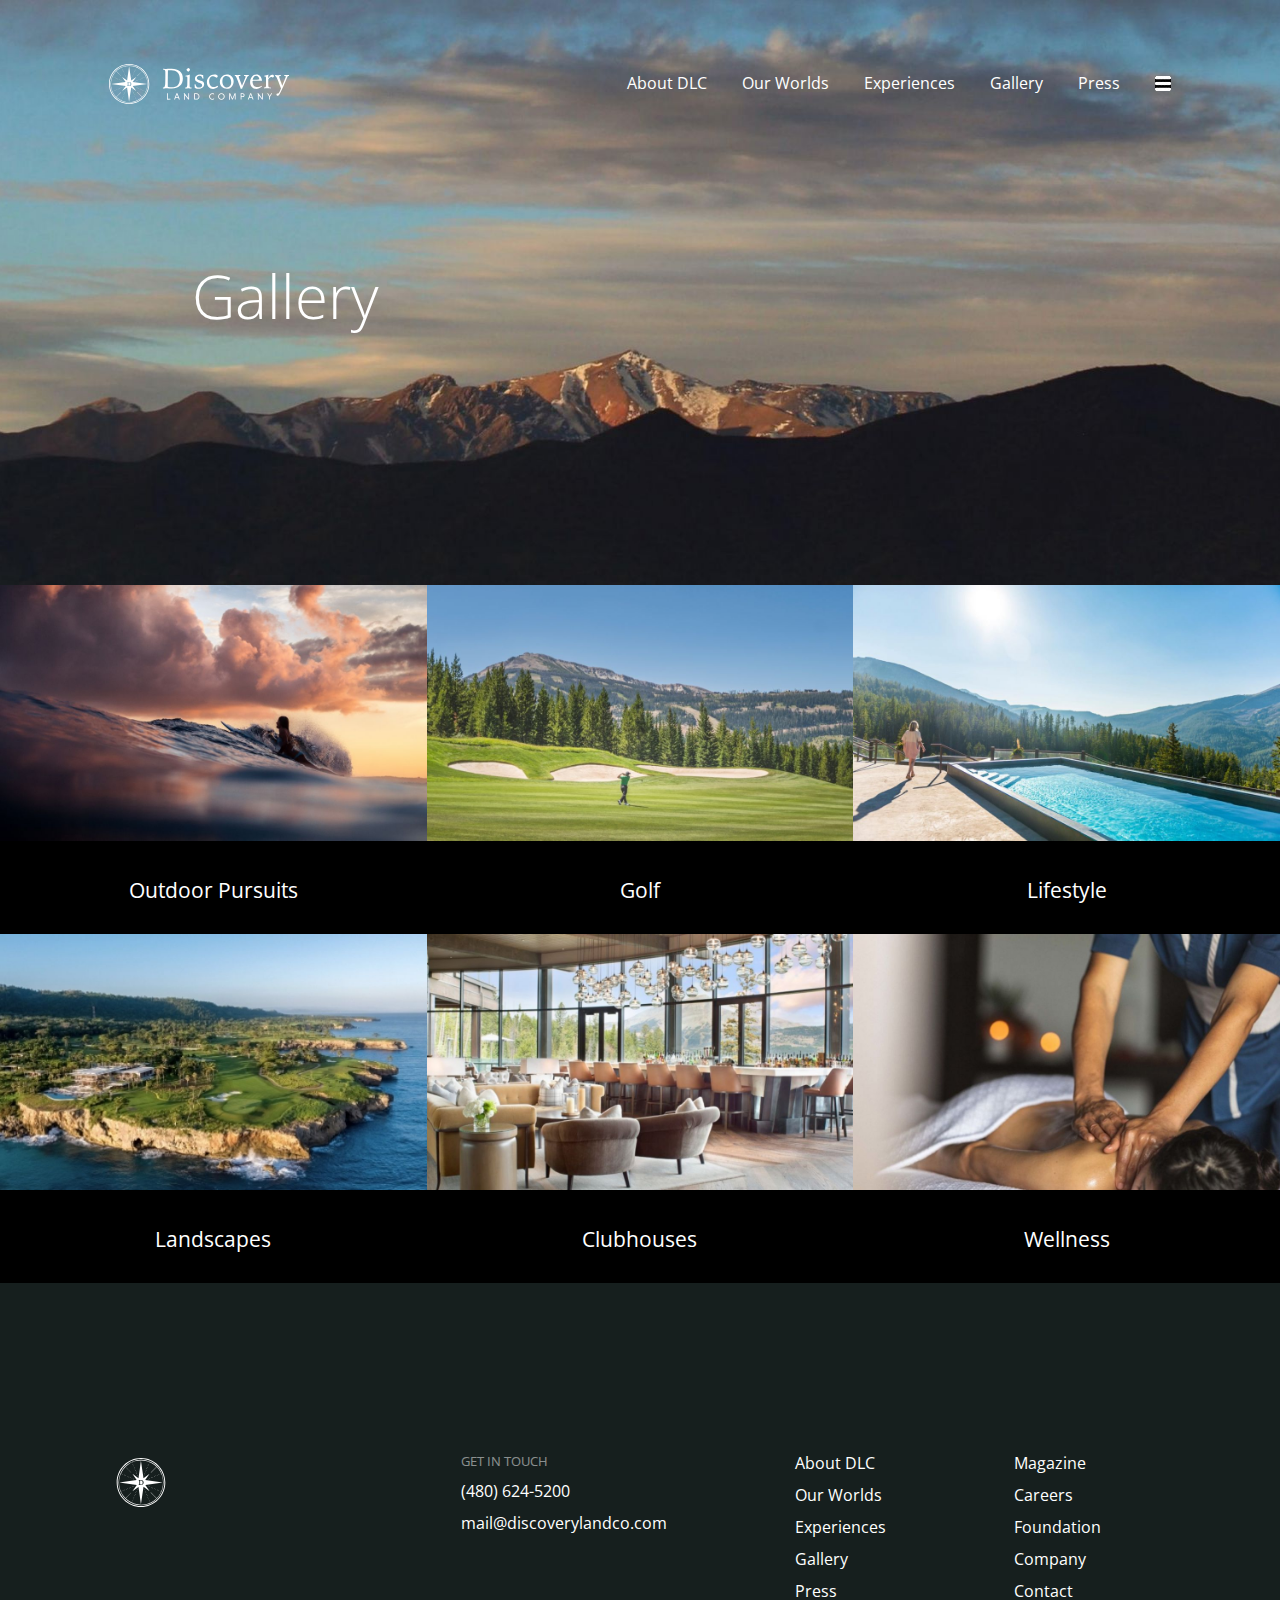
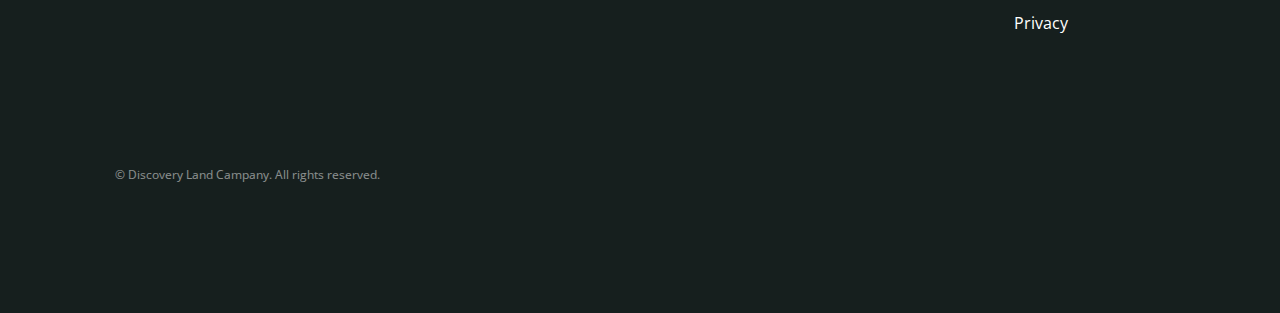
<file: src/pages/gallery.html>
<!DOCTYPE html>
<html lang="en">

<head>
    <meta charset="UTF-8">
    <meta http-equiv="X-UA-Compatible" content="IE=edge">
    <meta name="viewport" content="width=device-width, initial-scale=1.0">
    <link rel="preconnect" href="https://fonts.googleapis.com">
    <link rel="preconnect" href="https://fonts.gstatic.com" crossorigin>
    <link href="https://fonts.googleapis.com/css2?family=Open+Sans:wght@300;400&display=swap" rel="stylesheet">
    <link rel="stylesheet" href="../css/gallery.css">
    <link rel="stylesheet" href="../css/hamMenu.css">
    <script src="../js/hamMenu.js"></script>
    <!-- linking aos library for css -->
    <link rel="stylesheet" href="https://unpkg.com/aos@next/dist/aos.css" />
    <link rel="shortcut icon" href="../assets/favicon-32x32.png" type="image/x-icon">
    <title>Gallery | Discovery Land Company</title>
</head>

<body>
    <div id="hambergMenu"></div>
    <div class="header-container">
        <img class="header-img" src="../assets/images/gallary_images/headerBackground.jpg" alt="">
        <div class="navbar-container">
            <div class="logo-container">
                <a class="navlink-anchor logo-navlink" href="./home.html">
                    <img class="logo" src="../assets/logo1.svg" alt="">
                </a>
            </div>
            <div class="navLink">
                <div class="nav-item"> <a class="navlink-anchor" href="./aboutDLC.html"> About DLC</a></div>
                <div class=" nav-item"><a class="navlink-anchor" href="./ourWorlds.html"> Our Worlds </a> </div>
                <div class="nav-item"><a class="navlink-anchor" href="./experiences.html"> Experiences </a> </div>
                <div class="nav-item"><a class="navlink-anchor" href="./gallery.html"> Gallery</a> </div>
                <div class="nav-item"><a class="navlink-anchor" href="./press.html"> Press </a></div>
                <div><input class="menu-icon" type="image" src="../assets/hamMenu.jpg" alt="" onclick="dropDownMenu()">
                </div>
            </div>
        </div>
        <div class="sometext">Gallery</div>
    </div>



    <div class="section-img-container">
        <div class="img-card">
            <img class="individual-img-class" src="../assets/images/gallary_images/outdoor_persuits.jpg" alt="">
            <div class="card-text">Outdoor Pursuits</div>
        </div>

        <div class="img-card">
            <img class="individual-img-class" src="../assets/images/gallary_images/golf.jpg" alt="">
            <div class="card-text">Golf</div>
        </div>

        <div class="img-card">
            <img class="individual-img-class" src="../assets/images/gallary_images/lifestyle.jpeg" alt="">
            <div class="card-text">Lifestyle</div>
        </div>

        <div class="img-card">
            <img class="individual-img-class" src="../assets/images/gallary_images/Landscapes.jpg" alt="">
            <div class="card-text">Landscapes</div>
        </div>

        <div class="img-card">
            <img class="individual-img-class" src="../assets/images/gallary_images/clubhouses.jpg" alt="">
            <div class="card-text">Clubhouses</div>
        </div>

        <div class="img-card">
            <img class="individual-img-class" src="../assets/images/gallary_images/wellness.jpg" alt="">
            <div class="card-text">Wellness</div>
        </div>
    </div>


    <div class="footer-container">
        <div class="footer-item-one">
            <img class="footer-items-img" src="../assets/FooterIcon.svg" alt="">
            <div class="footer-items" id="footer-links">
                <div class="links" id="column1">
                    <div class="contact-info" style="opacity: 0.5; font-size: small;">GET IN TOUCH</div>
                    <div class="contact-info">(480) 624-5200</div>
                    <div class="contact-info">mail@discoverylandco.com</div>
                </div>
                <div class="links">
                    <div class="link">About DLC</div>
                    <div class="link">Our Worlds</div>
                    <div class="link">Experiences</div>
                    <div class="link">Gallery</div>
                    <div class="link">Press</div>
                </div>
                <div class="links">
                    <div class="page">Magazine</div>
                    <div class="page">Careers</div>
                    <div class="page">Foundation</div>
                    <div class="page">Company</div>
                    <div class="page">Contact</div>
                    <div class="page">Privacy</div>
                </div>
            </div>
        </div>
        <div class="copyright">&copy; Discovery Land Campany. All rights reserved.</div>
    </div>

    <!-- script for aos library -->
    <script src="https://unpkg.com/aos@next/dist/aos.js"></script>
    <script>
        AOS.init();
    </script>
</body>

</html>
</file>
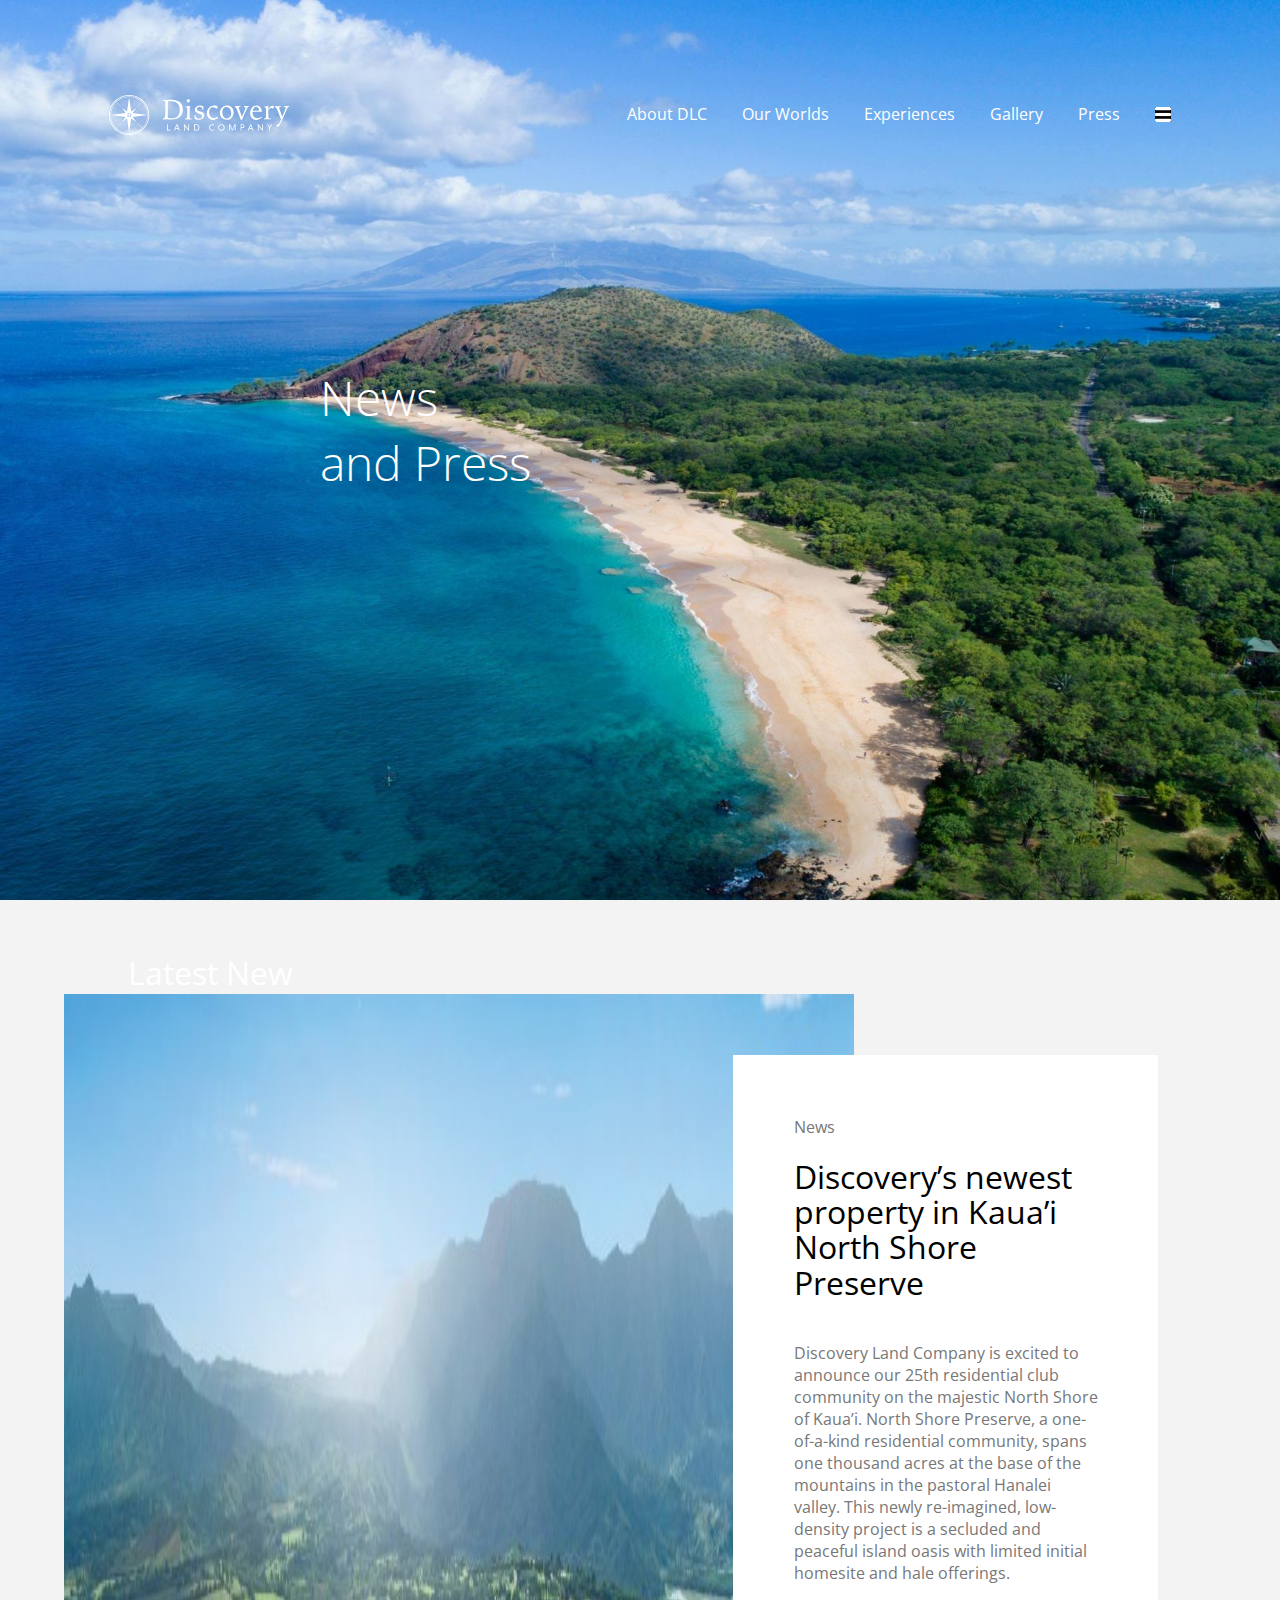
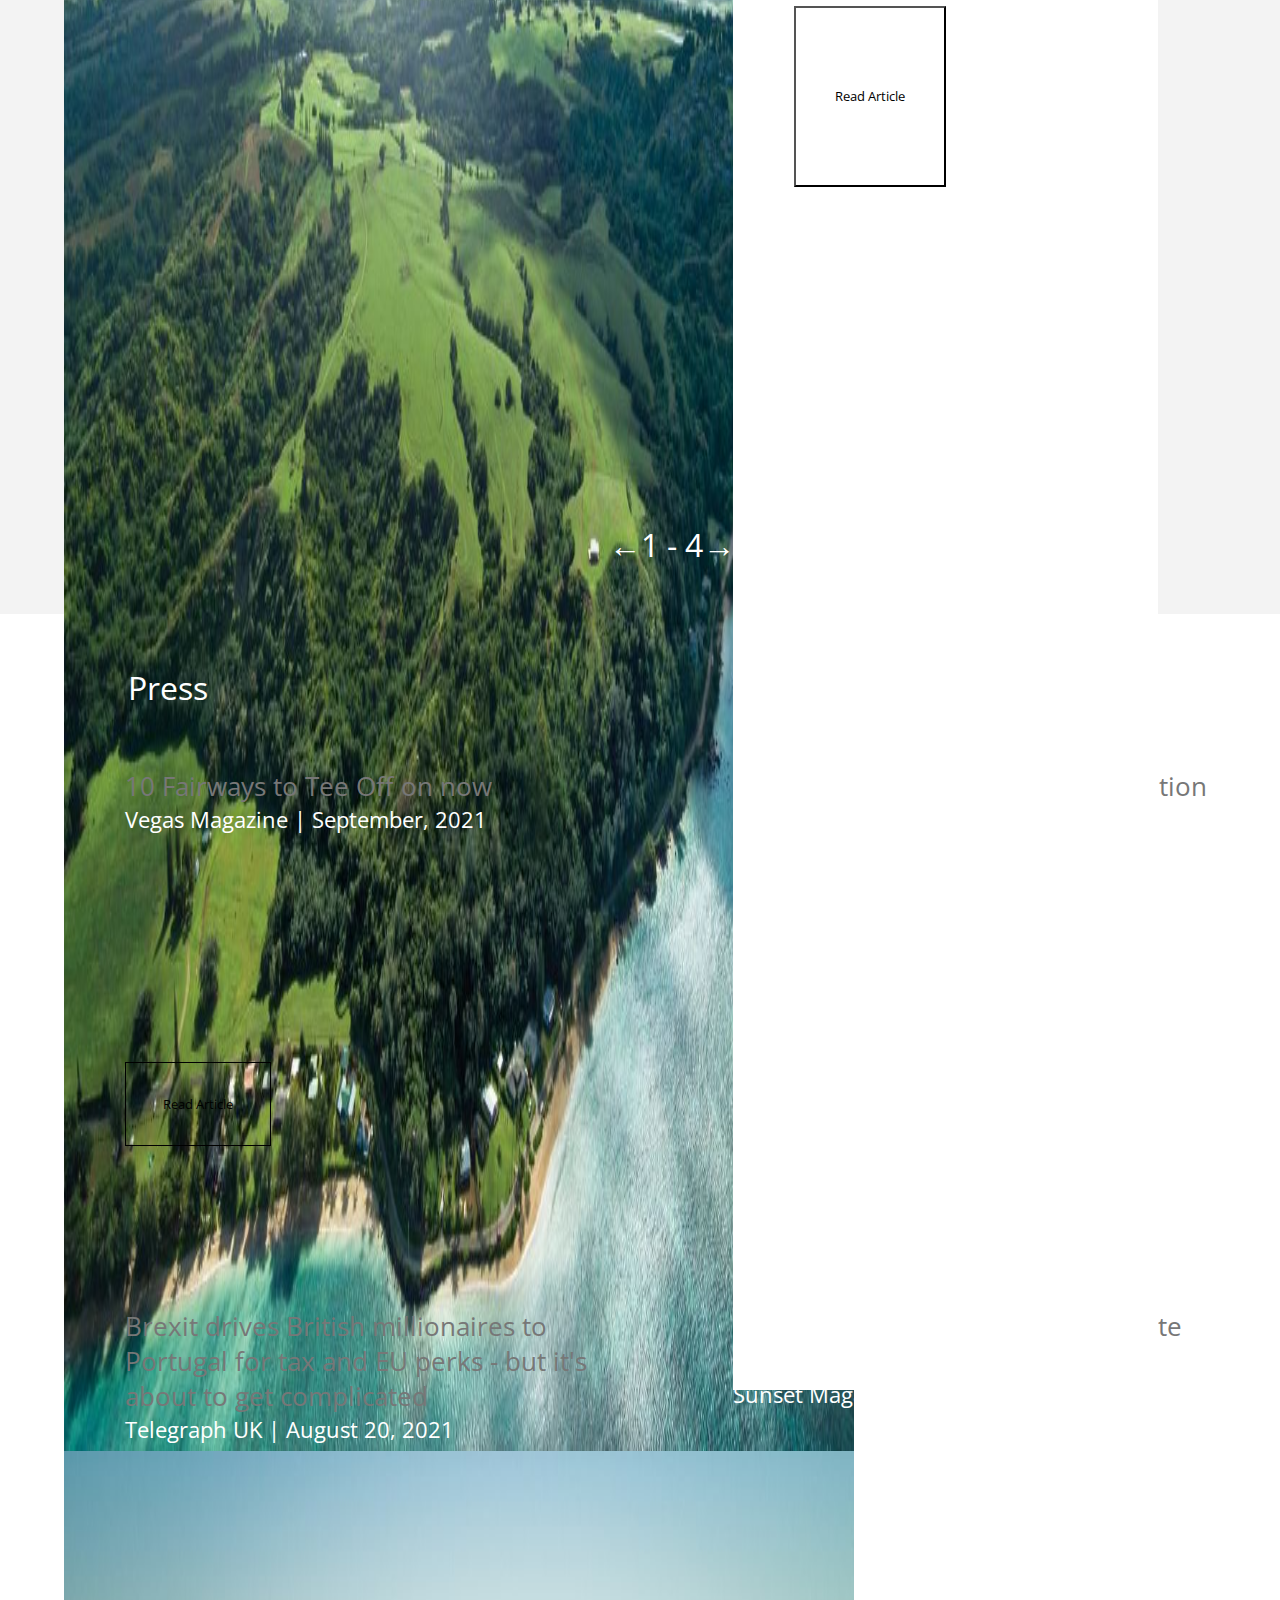
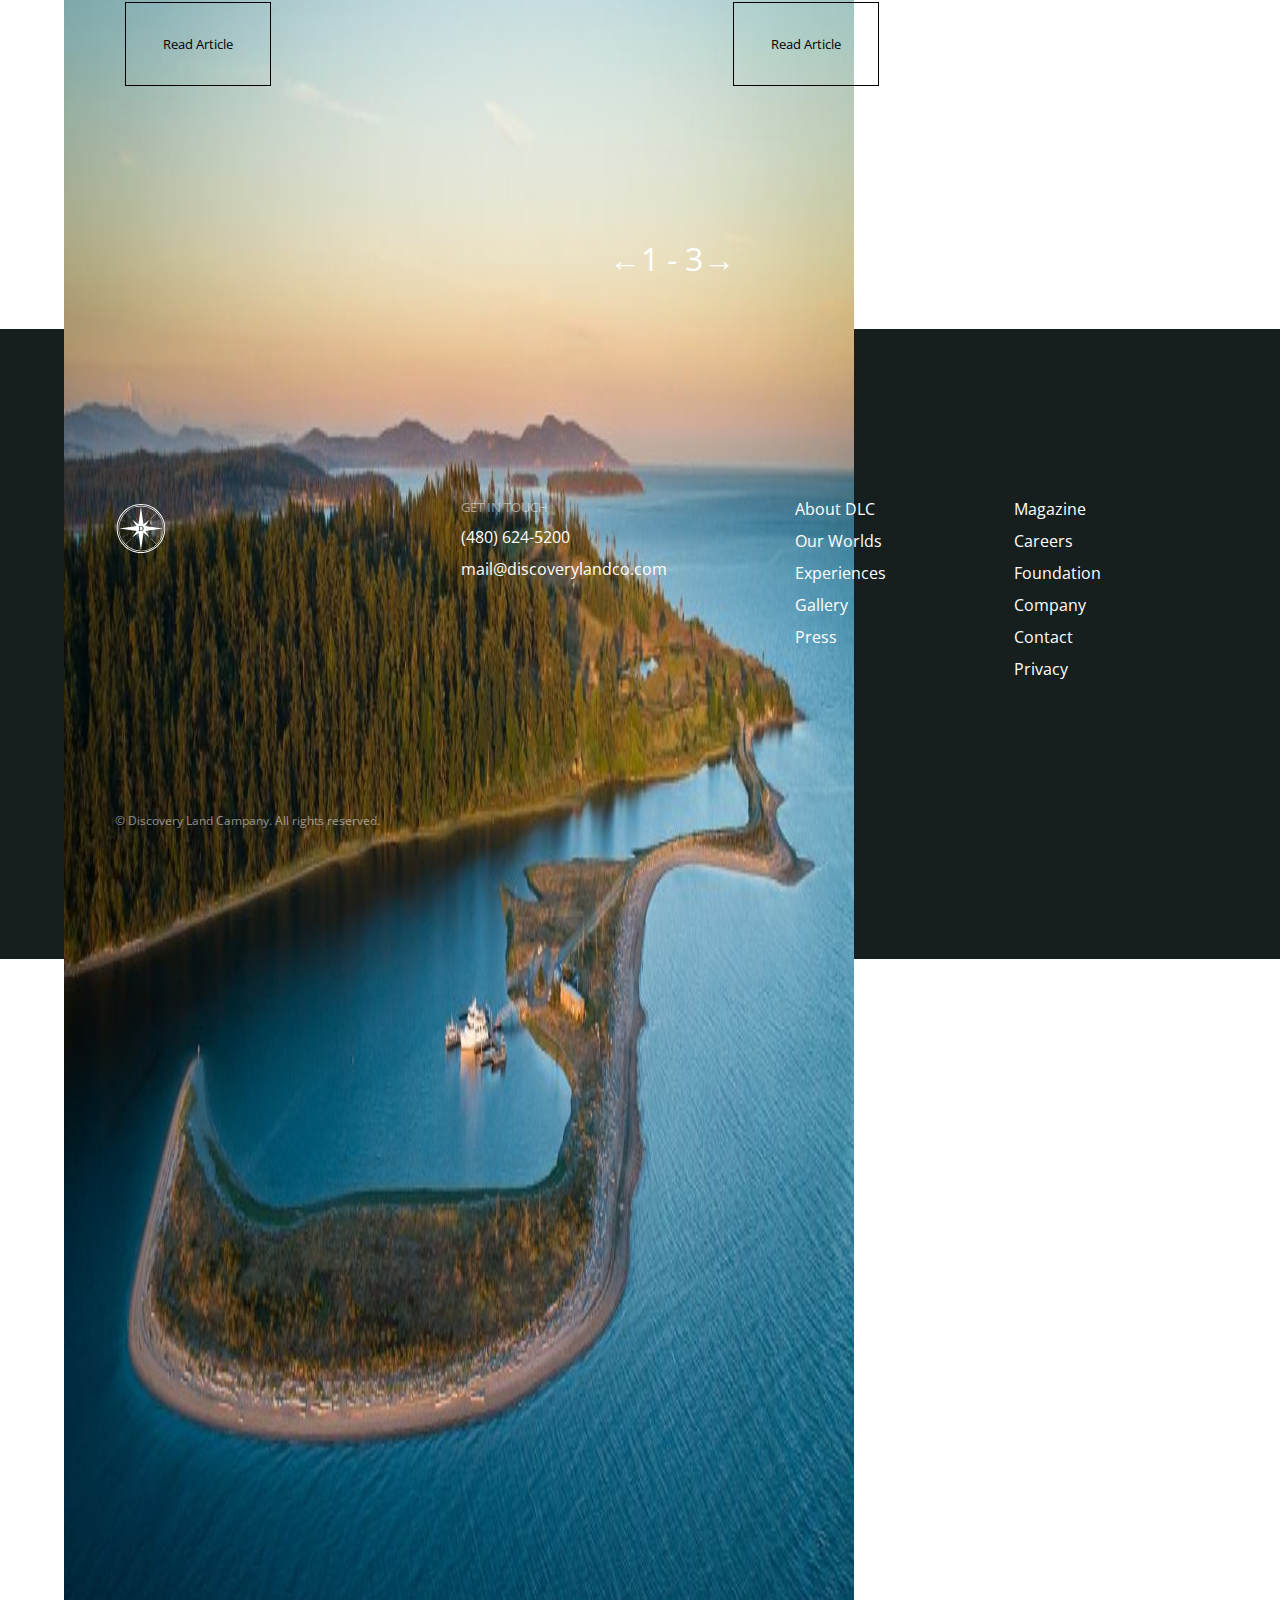
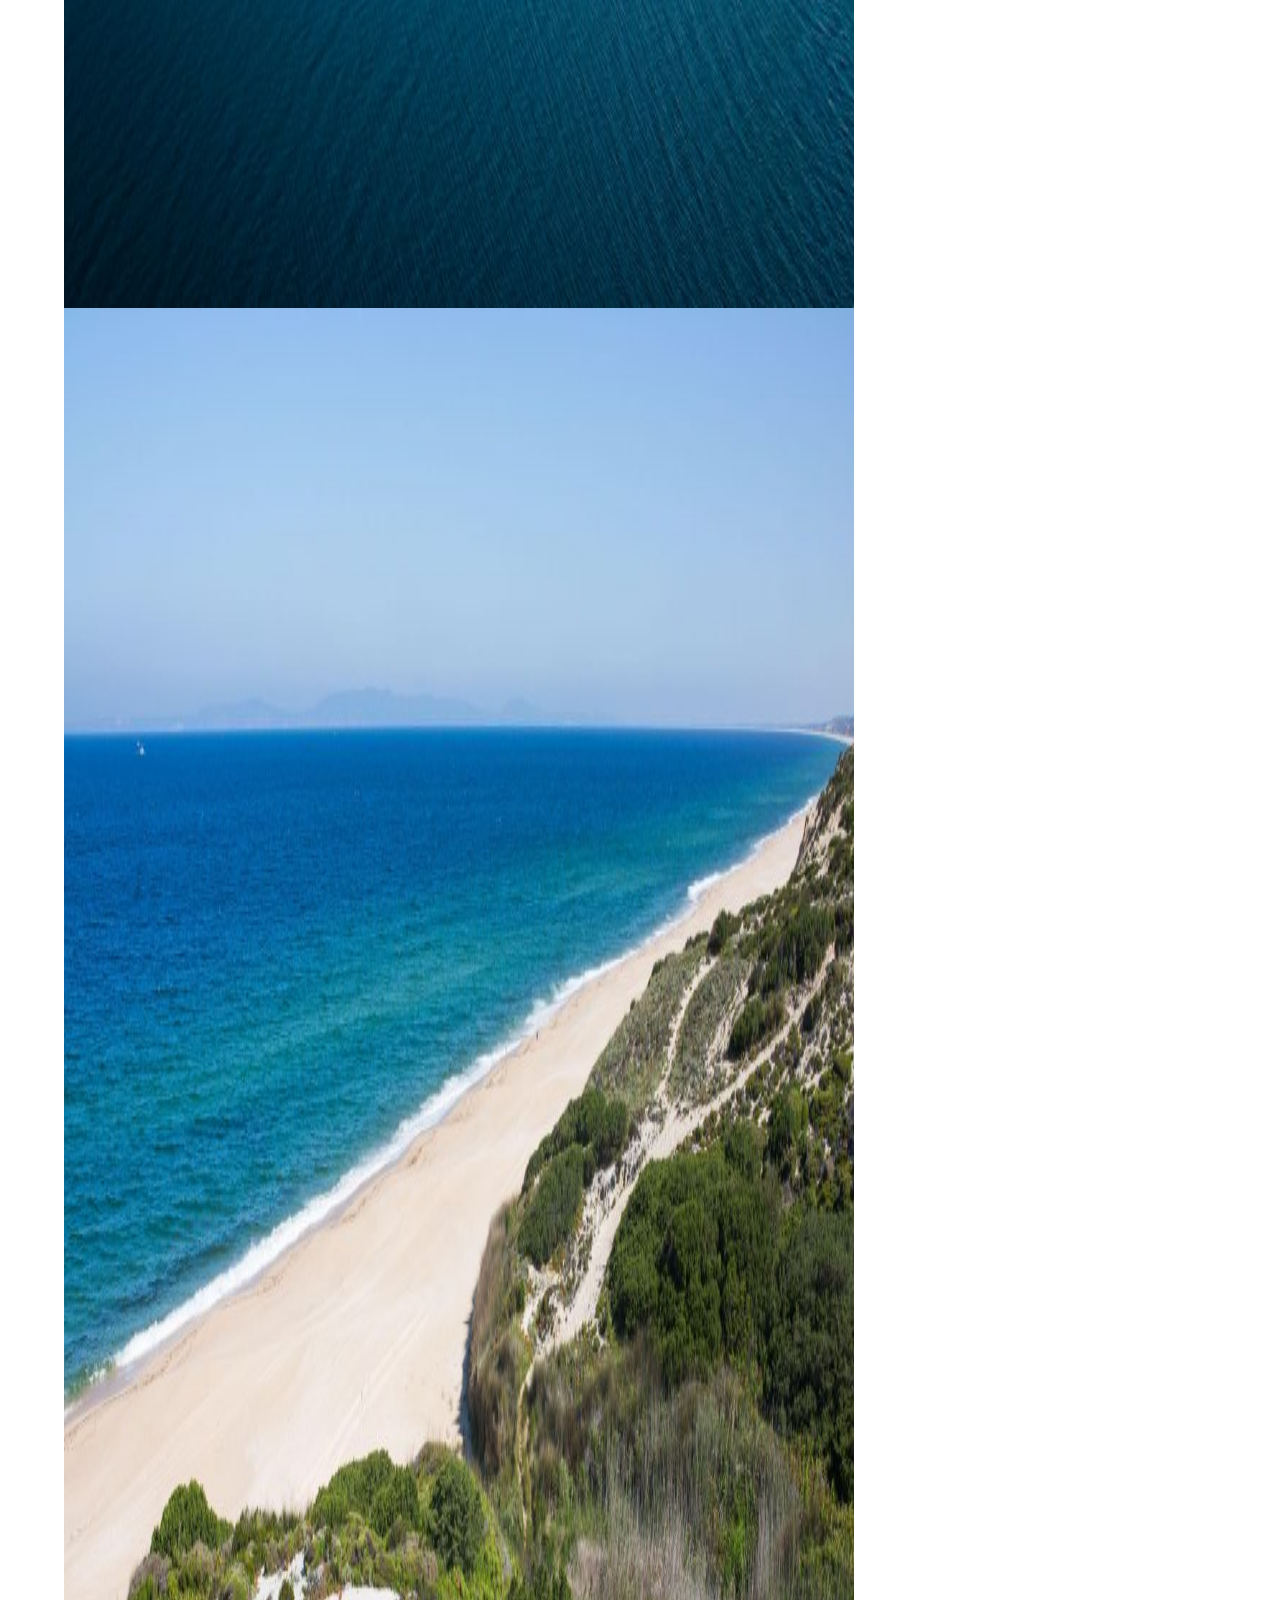
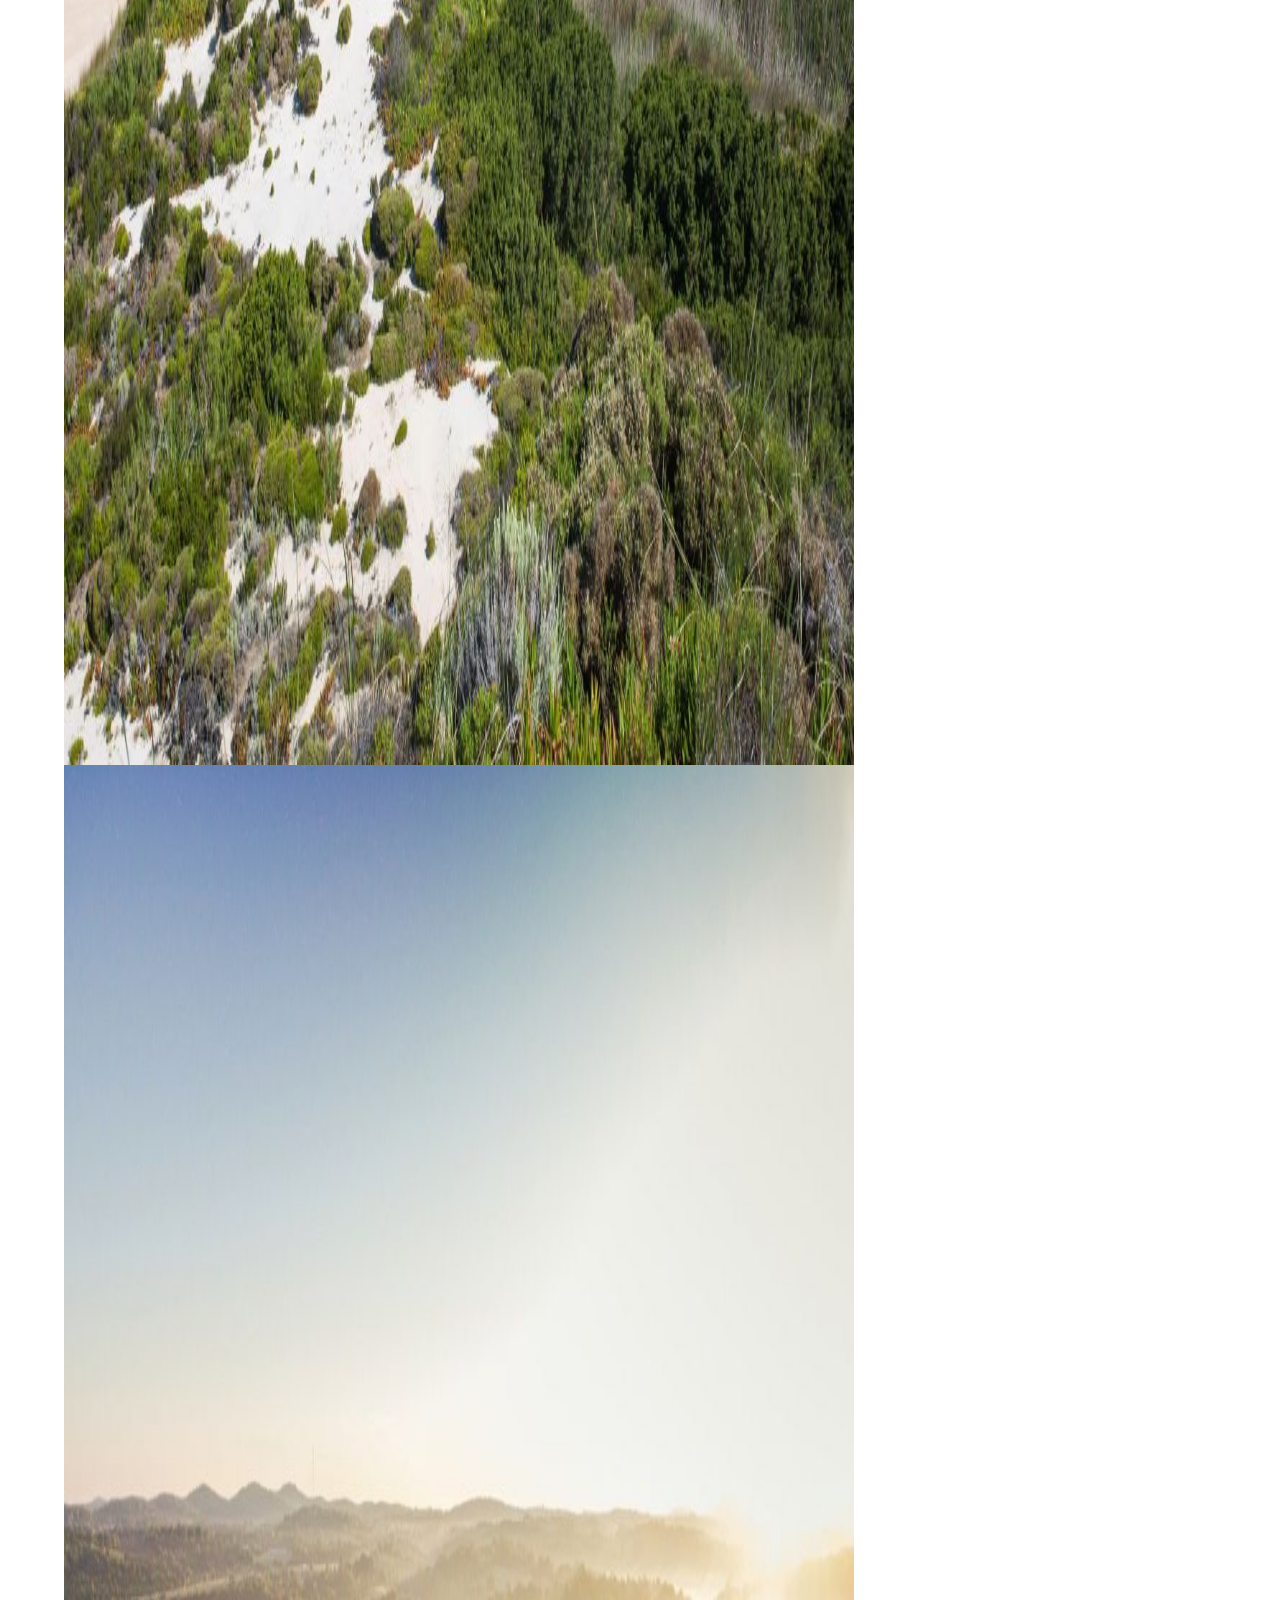
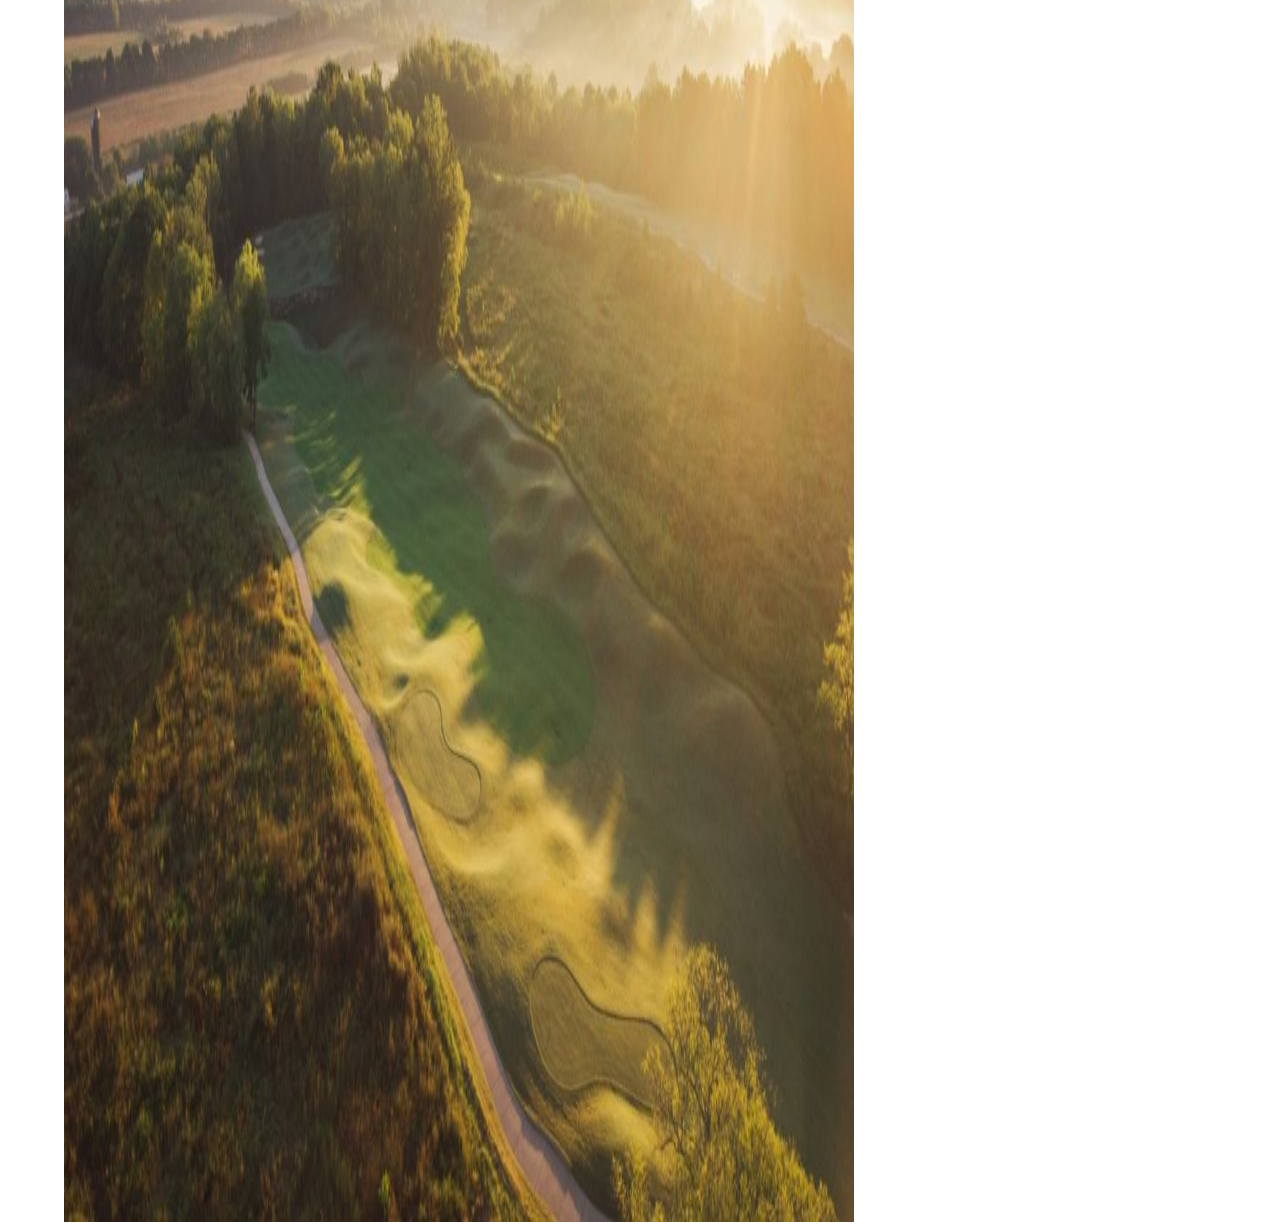
<file: src/pages/press.html>
<!DOCTYPE html>
<html lang="en">

<head>
    <meta charset="UTF-8">
    <meta http-equiv="X-UA-Compatible" content="IE=edge">
    <meta name="viewport" content="width=device-width, initial-scale=1.0">
    <link rel="preconnect" href="https://fonts.googleapis.com">
    <link rel="preconnect" href="https://fonts.gstatic.com" crossorigin>
    <link href="https://fonts.googleapis.com/css2?family=Open+Sans:wght@300;400&display=swap" rel="stylesheet">
    <link rel="shortcut icon" href="../assets/favicon-32x32.png" type="image/x-icon">
    <link rel="stylesheet" href="../css/press.css">
    <link rel="stylesheet" href="../css/hamMenu.css">

    <link href="https://cdn.jsdelivr.net/npm/bootstrap@5.1.0/dist/css/bootstrap.min.css" rel="stylesheet"
        integrity="sha384-KyZXEAg3QhqLMpG8r+8fhAXLRk2vvoC2f3B09zVXn8CA5QIVfZOJ3BCsw2P0p/We" crossorigin="anonymous">

    <script src="../js/press.js"></script>
    <script src="../js/hamMenu.js"></script>

    <title>Press | Discovery Land Company</title>
</head>

<body>

    <div id="hambergMenu"></div>
    <div class="header-container">
        <img class="header-img" src="../assets/images/press_images/header_img.jpg" alt="">
        <div class="navbar-container">
            <div class="logo-container">
                <a class="navlink-anchor logo-navlink" href="./home.html">
                    <img class="logo" src="../assets/logo1.svg" alt="">
                </a>
            </div>
            <div class="navLink">
                <div class="nav-item"> <a class="navlink-anchor" href="./aboutDLC.html"> About DLC </a></div>
                <div class="nav-item"><a class="navlink-anchor" href="./ourWorlds.html"> Our Worlds </a> </div>
                <div class="nav-item"><a class="navlink-anchor" href="./experiences.html"> Experiences </a> </div>
                <div class="nav-item"><a class="navlink-anchor" href="./gallery.html"> Gallery </a> </div>
                <div class="nav-item"><a class="navlink-anchor" href="./press.html"> Press </a></div>
                <div class="menu-icon"><input type="image" src="../assets/hamMenu.jpg" alt="" onclick="dropDownMenu()">
                </div>
            </div>
        </div>
        <div class="sometext">News <div class="text2">and Press</div>
        </div>
    </div>

    <div class="section1-container">
        <div class="section-heading">Latest New</div>
        <div class="carousel-container">
            <div class="carousel-info">
                <div id="carousel-img">
                    <div id="carouselExampleControls" class="carousel" data-bs-interval="false">
                        <div class="carousel-inner">
                            <div class="carousel-item active">
                                <img id="single-img" src="../assets/images/press_images/kauais_north_shore_preserve.jpg"
                                    class="d-block w-100" alt="...">
                            </div>
                            <div class="carousel-item">
                                <img id="single-img" src="../assets/images/press_images/james_island.jpg"
                                    class="d-block w-100" alt="...">
                            </div>
                            <div class="carousel-item">
                                <img id="single-img" src="../assets/images/press_images/costaterra.jpg"
                                    class="d-block w-100" alt="...">
                            </div>
                            <div class="carousel-item">
                                <img id="single-img" src="../assets/images/press_images/troubadour_golf.jpg"
                                    class="d-block w-100" alt="...">
                            </div>
                        </div>
                    </div>
                </div>
                <div id="carousel-desc-container">
                    <div class="desc-head">News</div>
                    <div id="carousel-info">
                        <div id="carousel-title"></div>
                        <div id="carousel-description"></div>
                    </div>
                    <div class="carousel-desc-button">
                        <button>Read Article</button>
                    </div>
                </div>
            </div>
            <div id="carousel-buttons">
                <a id="blackBox-left-btn" type="button" data-bs-target="#carouselExampleControls"
                    data-bs-slide="prev">&#8592;</a>
                <div id="counter"></div>
                <a id="blackBox-right-btn" type="button" data-bs-target="#carouselExampleControls"
                    data-bs-slide="next">&#8594;</a>
            </div>
        </div>
    </div>

    <div class="section2-container">
        <div class="section-heading">Press</div>
        <div class="carousel-container">
            <div class="carousel-info">
                <div class="cards-container">
                    <div class="card-info">
                        <div class="card-context" id="div1-context"> </div>
                        <div class="card-quotation" id="div1-author"> </div>
                    </div>
                    <div class="card-button">
                        <button class="button-item">Read Article</button>
                    </div>
                </div>
                <div class="cards-container">
                    <div class="card-info">
                        <div class="card-context" id="div2-context"> </div>
                        <div class="card-quotation" id="div2-author"> </div>
                    </div>
                    <div class="card-button">
                        <button class="button-item">Read Article</button>
                    </div>
                </div>
                <div class="cards-container">
                    <div class="card-info">
                        <div class="card-context" id="div3-context"> </div>
                        <div class="card-quotation" id="div3-author"> </div>
                    </div>
                    <div class="card-button">
                        <button class="button-item">Read Article</button>
                    </div>
                </div>
                <div class="cards-container">
                    <div class="card-info">
                        <div class="card-context" id="div4-context"> </div>
                        <div class="card-quotation" id="div4-author"> </div>
                    </div>
                    <div class="card-button">
                        <button class="button-item">Read Article</button>
                    </div>
                </div>
            </div>
            <div id="carousel-buttons">
                <a id="section-left-btn" type="button">&#8592;</a>
                <div class="counter" id="section-counter-btn"></div>
                <a id="section-right-btn" type="button">&#8594;</a>
            </div>
        </div>
    </div>

    <!-- footer -->
    <div class="footer-container">
        <div class="footer-item-one">
            <img class="footer-items-img" src="../assets/FooterIcon.svg" alt="">
            <div class="footer-items" id="footer-links">
                <div class="links" id="column1">
                    <div class="contact-info" style="opacity: 0.5; font-size: small;">GET IN TOUCH</div>
                    <div class="contact-info">(480) 624-5200</div>
                    <div class="contact-info">mail@discoverylandco.com</div>
                </div>
                <div class="links">
                    <div class="link">About DLC</div>
                    <div class="link">Our Worlds</div>
                    <div class="link">Experiences</div>
                    <div class="link">Gallery</div>
                    <div class="link">Press</div>
                </div>
                <div class="links">
                    <div class="page">Magazine</div>
                    <div class="page">Careers</div>
                    <div class="page">Foundation</div>
                    <div class="page">Company</div>
                    <div class="page">Contact</div>
                    <div class="page">Privacy</div>
                </div>
            </div>
        </div>
        <div class="copyright">&copy; Discovery Land Campany. All rights reserved.</div>
    </div>

    <script src="https://cdn.jsdelivr.net/npm/bootstrap@5.1.0/dist/js/bootstrap.bundle.min.js"
        integrity="sha384-U1DAWAznBHeqEIlVSCgzq+c9gqGAJn5c/t99JyeKa9xxaYpSvHU5awsuZVVFIhvj"
        crossorigin="anonymous"></script>
</body>

</html>
</file>
<file: src/css/aboutDLC.css>
* {
    box-sizing: border-box;
    font-family: 'Open Sans', sans-serif;
}

body {
    margin: 0;
    padding: 0;
    /* border: 2px solid slateblue; */
    color: white;
}

/* Css for header part: it contains video, navbar and text "Discover your work" */
.header-img {
    height: 100%;
    width: 100%;
    object-fit: cover;
    /* border: 2px solid blue; */
}

.header-container {
    height: 100vh;
    width: 100vw;
    color: white;
}

.navbar-container {
    display: flex;
    position: relative;
    bottom: 90%;
    width: 100%;
    /* border: 2px solid; */
    justify-content: space-evenly;
}

.logo {
    width: 60%;
}

.logo-img {
    width: 52px;
}

.navLink {
    display: flex;
    font-size: 1em;
    font-weight: 400;
    /* border: 1px solid red; */
}

.menu-icon {
    position: relative;
    top: 10px;
}

.nav-item {
    margin-right: 35px;
    margin-top: 8px;
}

.sometext {
    position: relative;
    bottom: 65%;
    left: 25%;
    max-width: 50%;
    font-size: 60px;
    font-weight: 100;
    animation: bounce 3s;
}

.sometext:hover {
    animation: bounce 3s infinite;
}

.navlink-anchor {
    color: white;
    text-decoration: none;
}

.navlink-anchor:hover {
    color: white;
    text-decoration: underline;
}

.logo-navlink:hover{
    text-decoration: none;
}


.sections-container {
    display: flex;
    width: 100vw;
    flex-direction: column;
    /* border: 10px solid gray; */
}

.intro {
    padding: 0 15%;
    padding-top: 7%;
    width: 100%;
    /* border: 5px solid red; */
    font-size: 2.5em;
    text-align: center;
    color: #111111;
}

.white-section {
    display: flex;
    width: 100%;
    height: 100vh;
    margin: 5% 0;
    /* border: 10px solid orange; */
}

.white-section-text {
    width: 50%;
    color: black;
    padding: 10%;
    /* border: 5px solid black; */
}

.white-section-text-heading {
    font-size: 2em;
    width: 50%;
    margin-bottom: 10%;
}

.white-section-text-para {
    color: #777777;
    font-size: 1.2rem;
    line-height: 1.5;
    text-align: left;
}

.white-section-img-container {
    /* border: 5px solid black; */
    width: 50%;
    padding-right: 7%;
    height: 100%;
    margin-top: 0;
}

.white-section-img{
    width: 100%;
    height: 100%;
}


.middle-img1-container {
    width: 100vw;
    /* border: 5px solid red; */
    padding: 5%;
    height: 120vh;
}

.middle-img1 {
    width: 100%;
    height: 100%;
    /* border: 5px solid blue; */
}

.middle-img2-container {
    width: 100vw;
    /* border: 5px solid red; */
    height: 120vh;
}

.middle-img2 {
    width: 100%;
    height: 100%;
    /* border: 5px solid blue; */
}


.section2-animation-container {
    margin-bottom: 10%;
}

.section2-container-heading {
    font-size: 2.5em;
    margin: 5% 0 5% 15%;
    color: black;
}

.slider {
    height: 75vh;
    margin: auto;
    width: 100%;
    /* border: 10px solid black; */
    overflow: hidden;
}


/* Setting up the slide track */
.slide-track {
    display: flex;
    height: 100%;
    /* total width for 10 images */
    width: calc(450px * 10);
    /* border: 10px solid blue; */
    animation: scroll 24s linear infinite;
}

.slide {
    height: 100%;
    width: 100%;
    height: 100%;
    display: flex;
    align-items: center;
    margin: 0 7px;
    position: relative;
    /* border: 10px solid red; */
}

.slide img {
    width: 100%;
    height: 100%;
    /* border: 3px solid yellow; */
}

.animation-info {
    position: absolute;
    display: flex;
    flex-direction: column;
    color: white;
    align-self: flex-end;
    margin: 10%;
    /* border: 5px solid brown; */
    justify-content: space-between;
    height: 25%;
}

.animation-heading {
    font-size: 1.5em;
}

.animation-para {
    font-size: 1em;
    /* color: #777777; */
}

/* ************************************************************************************************************************** */

/* css for footer */
.footer-container {
    background-color: #161F1E;
    display: flex;
    flex-direction: column;
    color: white;
    width: 100vw;
    height: 70vh;
    justify-content: space-around;
}

.footer-item-one {
    display: flex;
    justify-content: space-around;
    padding-top: 8%;
}

.footer-items {
    display: flex;
}

.footer-items-img {
    width: 52px;
    height: 25%;
}

#footer-links {
    display: flex;
    justify-content: space-around;
    width: 60%;
}

.links {
    margin-bottom: 50px;
}

.contact-info, .link, .page {
    margin-bottom: 10px;
}

.copyright {
    font-size: 12px;
    opacity: 0.5;
    width: 50%;
    position: relative;
    left: 9%;
    bottom: 10%;
}

/* ******************************************************************************************************************** */
@keyframes scroll {
    0% {
        transform: translateX(0);
    }

    100% {
        transform: translateX(calc(-450px * 5));
    }
}

@keyframes bounce {
  0%, 20%, 50%, 80%, 100% {transform: translateY(0);}
  40% {transform: translateY(-30px);}
  60% {transform: translateY(-15px);}
}
.bounce {
  animation-name: bounce;
}


.section-container {
    width: 100vw;
    height: 150vh;
    display: flex;
    flex-direction: row;
    padding: 15% 15% 5% 15%;
    /* border: 4px solid rebeccapurple; */
    justify-content: space-between;
}

.section-item1, .section-item2 {
    /* border: 4px solid red; */
    height: 100%;
    width: 45%;
}

.section-item1 {
    display: flex;
    flex-direction: column;
    justify-content: space-between;
}

.section-item1-img {
    width: 100%;
    height: 100%;
}

.section-item-img {
    width: 100%;
    height: 90%;
    /* position: relative; */
    /* top: 5%; */
}

.section-item1-text {
    padding: 5%;
    /* border: 3px solid blue; */
    height: 100%;
}

.section-item1-heading {
    font-size: 2em;
    color: black;
    line-height: 1;
    padding-bottom: 8%;
}

.section-item1-desc {
    font-size: 1.1em;
    line-height: 1.5;
    color: #777777;
}

.our_world-section {
    /* border: 10px solid gray; */
    height: 70vh;
    width: 100vw;
    background-image: url('../assets/images/about_images/What_we_do_footer_2_5dabbd1a34149dcaed83515ff1526a0f.jpg');
    display: flex;
    background-repeat: no-repeat;
    background-size: cover;
    flex-direction: column;
    justify-content: center;
    align-items: center;
    color: white;
}

.our-world-txt {
    font-size: 2.5em;
}

.our-world-btn {
    background-color: transparent;
    color: white;
    width: 10%;
    margin-top: 3%;
    height: 10%;
    border: 1px solid white;
}

.our-world-btn:hover {
    border: 2px solid white;
}


/* *************************************************************************************************************** */
@media screen and (min-width: 700px) and (max-width: 1100px) {
    .header-container {
        height: 100vh;
        width: 100vw;
        color: white;
    }

    .nav-item {
        display: none;
    }

    .navbar-container {
        justify-content: start;
        padding-left: 10%;
        bottom: 95%;
    }

    .menu-icon {
        position: relative;
        /* top: 40px; */
        left: 18rem;
    }

    .hamLinks {
        /* border: 1px solid blue; */
        font-weight: 100;
    }

    .sometext {
        font-size: 2em;
    }

    .intro {
        font-size: 1.8em;
        /* border: 4px solid red; */
    }

    .white-section {
        flex-direction: column-reverse;
        height: 100%;
        align-items: center;
        /* border: 4px solid blue; */
        padding: 15%;
    }

    .white-section-img-container {
        /* border: 15px solid black; */
        width: 100%;
        margin: 0;
    }

    .white-section-text {
        width: 100%;
        /* border: 5px solid black; */
    }

    .middle-img1-container {
        height: 80vh;
    }

    .section2-container-heading {
        font-size: 1.8em;
        /* border: 2px solid red; */
    }

    .section-container {
        height: 10%;
    }

    .slider {
        height: 65vh;
    }

    .animation-info {
        height: auto;
    }

    .animation-heading {
        font-size: 1.8em;
    }

    .animation-para {
        font-size: 1em;
    }

    .slide-track {
        width: calc(50vw * 10);
    }

    @keyframes scroll {
        0% {
            transform: translateX(0);
        }
    
        100% {
            transform: translateX(calc(-50vw * 5));
        }
    }

    .middle-img2-container {
        height: 65vh;
        width: 100vw;
        /* border: 2px solid green; */
    }

    .carousel-container {
        padding: 0;
        height: auto;
    }

    .carousel-info {
        display: flex;
        /* border: 5px solid blue; */
        width: 100%;
        justify-content: center;
        height: auto;
    }

    #carousel-img {
        /* border: 5px solid blue; */
        width: 100%;
    }

    #carousel-desc-container {
        /* border: 5px solid orange; */
        width: 80%;
        justify-content: center;
        position: relative;
        right: 0;
        margin-top: -10%;
        bottom: 30%;
        padding-right: 40%;
    }

    #carousel-title {
        font-size: 1.5em;
    }

    #carousel-description {
        text-align: justify;
    }

    #carousel-buttons {
        font-size: 1em;
    }

    .our_world-section {
        width: 100vw;
    }

    .footer-container {
        height: 80vh;
        font-size: 0.8em;
        padding-left: 10%;
    }

    .footer-item-one {
        flex-wrap: wrap;
        display: flex;
        justify-content: space-between;
    }

    #footer-links {
        justify-content: space-between;
    }

    #column1 {
        position: relative;
        right: 10%;
        width: 30%;
    }

    .links {
        margin-right: 10%;
    }

    .copyright {
        width: 80%;
        left: 2%;
    }
}
</file>
<file: src/css/hamMenu.css>
* {
    margin: 0;
    padding: 0;
    font-family: 'Open Sans', sans-serif;
}

.main-container {
    background-color: black;
    height: 250vh;
    width: 100vw;
}

.nav-container {
    display: flex;
    height: 5%;
    justify-content: space-between;
    /* align-items: center; */
    /* border: 3px solid yellow; */
}

#hlogo {
    width: 50%; 
    position: relative;
    bottom: 50%;
    left: 15%
}

.cross-img {
    margin: 50px 50px 10px 50px;
    padding: 10px 100px 10px 50px; 
    /* border: 3px solid red; */
} 


.contents {
    height: 35vh; 
    display: flex;
    flex-direction: column;
    justify-content: space-around;
    align-items: center;
    /* border: 3px solid blue;  */
} 

.hamLinks {
    position: relative;
    top: 5%;
    color: #f3f3f3;
    font-size: 25px;
    text-decoration: none;
    display: flex;
    flex-direction: column;
    justify-content: space-around;
    align-items: center;
}

.menulinks {
    color: #f3f3f3;
    font-size: 50px;
    text-decoration: none;
}

@media screen and (min-width: 320px) and (max-width: 500px) {

    .hamLinks {
        font-size: medium;
        font-weight: 100;
    }

    .nav-container {
        display: flex;
        height: 6.5%;
        align-items: center;
        justify-content: space-between;
        /* align-items: center; */
        /* border: 3px solid yellow; */
    }

    .cross-img {
        margin: 10px 50px 10px 50px;
        padding: 10px 100px 10px 50px; 
        /* border: 3px solid red; */
    } 

    #hlogo {
        width: 100%; 
        position: relative;
        bottom: 50%;
        left: 15%;
        /* border: 2px solid blue; */
    }

}
</file>
<file: src/css/experiences.css>
* {
    box-sizing: border-box;
    font-family: 'Open Sans', sans-serif;
}

body {
    margin: 0;
    padding: 0;
    /* border: 2px solid green; */
}

/* Css for header part: it contains video, navbar and text "Discover your work" */
video {
    height: 100%;
    width: 100%;
    object-fit: cover;
    /* border: 2px solid blue; */
}

.header-container {
    height: 100vh;
    width: 100vw;
    color: white;
}

.navbar-container {
    display: flex;
    position: relative;
    bottom: 90%;
    width: 100%;
    /* border: 2px solid; */
    justify-content: space-evenly;
}

.logo {
    width: 60%;
}

.logo-img {
    width: 52px;
}

.navLink {
    display: flex;
    font-size: 1em;
    font-weight: 400;
    /* border: 1px solid red; */
}

.menu-icon {
    position: relative;
    top: 10px;
}

.nav-item {
    margin-right: 35px;
    margin-top: 8px;
}

.sometext {
    position: relative;
    bottom: 65%;
    left: 25%;
    max-width: 25%;
    font-size: 60px;
    font-weight: 100;
    animation: bounce 3s;
}

.sometext:hover {
    animation: bounce 3s infinite;
}

.navlink-anchor {
    color: white;
    text-decoration: none;
}

.navlink-anchor:hover {
    color: white;
    text-decoration: underline;
}

.logo-navlink:hover{
    text-decoration: none;
}



.sections-container {
    display: flex;
    width: 100vw;
    flex-direction: column;
    /* border: 10px solid gray; */
}

.intro {
    padding: 0 15%;
    padding-top: 7%;
    width: 100%;
    /* border: 5px solid red; */
    font-size: 2.5em;
    text-align: center;
    color: #111111;
}

.white-section {
    display: flex;
    width: 100%;
    height: 100vh;
    margin: 5% 0;
    /* border: 10px solid orange; */
}

.white-section-text {
    width: 50%;
    color: black;
    padding: 10%;
    /* border: 5px solid black; */
}

.white-section-text-heading {
    font-size: 2em;
    width: 50%;
    margin-bottom: 10%;
}

.white-section-text-para {
    color: #777777;
    font-size: 1.2em;
    line-height: 1.5;
    text-align: left;
}

.white-section-img-container {
    /* border: 5px solid black; */
    width: 50%;
    margin: 5%;
    margin-top: 0;
}

.white-section-img{
    width: 100%;
    height: 100%;
}

.grey-sections {
    /* border: 10px solid red; */
    background-color: #f3f3f3;
    padding-top: 15vh;
}

.section-figure {
    padding: 0;
    margin: 0;
    width: 65%;
    /* border: 10px solid red; */
    position: relative;
    z-index: 2;
}

.section, .mid-section {
    /* border: 10px solid green; */
    display: flex;
    height: 140vh;
    position: relative;
}

.section-img {
    position: relative;
    z-index: 2;
    margin-bottom: 8%;
    width: 100%;
    height: 80%;
}

.img-bg {
    height: 500px;
    width: 95%;
    background-image: url(../assets/images/experiences_images/Golf_bg_img.jpg);
    /* border: 10px solid brown; */
    background-repeat: no-repeat;
    background-size: cover;
    background-position: 50%;
    position: absolute;
    top: 37%;
    left: 11%;
    z-index: 1;
}

.section-img-info {
    /* border: 5px solid blue; */
    position: relative;
    display: flex;
    flex-direction: column;
    justify-content: space-between;
    right: 10%;
    top: 18%;
    width: 40%;
    height: 50%;
    z-index: 3;
    padding: 5%;
    background-color: white;
}

.section-img-heading {
    font-size: 2em;
}

.section-img-para {
    color: #777777;
    font-size: 1.2em;
    line-height: 1.5;
    text-align: left;
}

.section-img-btn {
    height: 15%;
    width: 35%;
    background-color: transparent;
    border: 1px solid gray;
}

.section-img-btn:hover {
    border: 2px solid black;
}


.mid-section {
    display: flex;
    justify-content: right;
}

.mid-section-figure {
    position: relative;
    padding: 0;
    margin: 0;
    width: 65%;
    z-index: 2;
}

.mid-section-img-info {
    /* border: 5px solid blue; */
    position: relative;
    display: flex;
    flex-direction: column;
    justify-content: space-between;
    left: 10%;
    top: 18%;
    width: 40%;
    height: 50%;
    z-index: 3;
    padding: 5%;
    background-color: white;
}

.mid-img-bg {
    height: 500px;
    width: 95%;
    background-image: url(../assets/images/experiences_images/Golf_bg_img.jpg);
    /* border: 10px solid brown; */
    background-repeat: no-repeat;
    background-size: cover;
    background-position: 50%;
    position: absolute;
    top: 37%;
    right: 12%;
    z-index: 1;
}

.our_world-section {
    /* border: 10px solid gray; */
    height: 70vh;
    width: 100vw;
    background-image: url('../assets/images/experiences_images/our_world.jpg');
    display: flex;
    background-repeat: no-repeat;
    background-size: cover;
    flex-direction: column;
    justify-content: center;
    align-items: center;
    color: white;
}

.our-world-txt {
    font-size: 2.5em;
}

.our-world-btn {
    background-color: transparent;
    color: white;
    width: 10%;
    margin-top: 3%;
    height: 10%;
    border: 1px solid white;
}

.our-world-btn:hover {
    border: 2px solid white;
}

/* ******************************************************************************************************************** */
@keyframes scroll {
    0% {
        transform: translateX(0);
    }

    100% {
        transform: translateX(calc(-450px * 5));
    }
}


.section-container {
    width: 100vw;
    height: 150vh;
    display: flex;
    flex-direction: row;
    padding: 15% 15% 5% 15%;
    /* border: 4px solid rebeccapurple; */
    justify-content: space-between;
}

.section-item1, .section-item2 {
    /* border: 4px solid red; */
    height: 100%;
    width: 45%;
}

.section-item1 {
    display: flex;
    flex-direction: column;
    justify-content: space-between;
}

.section-item1-img {
    width: 100%;
    height: 100%;
}

.section-item-img {
    width: 100%;
    height: 90%;
    /* position: relative; */
    /* top: 5%; */
}

.section-item1-text {
    padding: 5%;
    /* border: 3px solid blue; */
    height: 100%;
}

.section-item1-heading {
    font-size: 2em;
    color: black;
    line-height: 1;
    padding-bottom: 8%;
}

.section-item1-desc {
    font-size: 1.1em;
    line-height: 1.5;
    color: #777777;
}

.our_world-section {
    /* border: 10px solid gray; */
    height: 70vh;
    width: 100vw;
    background-image: url('../assets/images/experiences_images/our_world.jpg');
    display: flex;
    background-repeat: no-repeat;
    background-size: cover;
    flex-direction: column;
    justify-content: center;
    align-items: center;
    color: white;
}

.our-world-txt {
    font-size: 2.5em;
}

.our-world-btn {
    background-color: transparent;
    color: white;
    width: 10%;
    margin-top: 3%;
    height: 10%;
    border: 1px solid white;
}

.our-world-btn:hover {
    border: 2px solid white;
}

/* ************************************************************************************************************************** */
/* css for footer */
.footer-container {
    background-color: #161F1E;
    display: flex;
    flex-direction: column;
    color: white;
    width: 100vw;
    height: 70vh;
    justify-content: space-around;
}

.footer-item-one {
    display: flex;
    justify-content: space-around;
    padding-top: 8%;
}

.footer-items {
    display: flex;
}

.footer-items-img {
    width: 52px;
    height: 25%;
}

#footer-links {
    display: flex;
    justify-content: space-around;
    width: 60%;
}

.links {
    margin-bottom: 50px;
}

.contact-info, .link, .page {
    margin-bottom: 10px;
}

.copyright {
    font-size: 12px;
    opacity: 0.5;
    width: 50%;
    position: relative;
    left: 9%;
    bottom: 10%;
}

@keyframes bounce {
  0%, 20%, 50%, 80%, 100% {transform: translateY(0);}
  40% {transform: translateY(-30px);}
  60% {transform: translateY(-15px);}
}
.bounce {
  animation-name: bounce;
}

/* ****************************************************************************************************** */

@media screen and (min-width: 700px) and (max-width: 1100px) {
    .header-container {
        width: 100vw;
        height: 110vh;
    }

    .nav-item {
        display: none;
    }    

    .navbar-container {
        justify-content: start;
        padding-left: 5%;
    }

    .logo {
        position: relative;
        top: -40px;
        width: 60%;
    }

    .logo-img {
        width: 52px;
    }

    .menu-icon {
        position: relative;
        top: -40px;
        left: 22rem;
    }

    #hlogo {
        position: relative;
        top: 40px;
        width: 60%;
    }

    #closeButton {
        position: relative;
        top: -20px;
        left: 90px;
    }

    .sometext {
        font-size: 2em;
    }

    .intro {
        font-size: 1.8em;
        /* border: 4px solid red; */
    }

    .white-section {
        flex-direction: column-reverse;
        height: 100%;
        align-items: center;
        /* border: 4px solid blue; */
        padding: 15%;
    }

    .white-section-img-container {
        /* border: 15px solid black; */
        width: 100%;
        margin: 0;
    }

    .white-section-text {
        width: 120%;
        /* border: 5px solid black; */
    }
    
    
    .section, .mid-section {
        width: 100%;
        height: 100vh;
        flex-direction: column;
        /* border: 5px solid black; */
        padding: 10%;
        padding-bottom: 0%;
    }

    .mid-section {
        flex-direction: column-reverse;
    }
    
    .section-figure, .mid-section-figure {
        width: 100%;
        height: 55%;
        /* border: 5px solid blue; */
    }

    .section-img, .img-bg {
        width: 100%;
        z-index: 2;
        height: 100%;
    }

    .img-bg, .mid-img-bg {
        height: 100%;
        width: 100%;
        left: 0%;
        z-index: 1;
    }
    
    .section-img-info, .mid-section-img-info {
        width: 90%;
        right: 0%;
        top: -12%;
        left: 5%;
        bottom: 55%;
    }

    .our_world-section {
        height: 35vh;
    }

    .our-world-btn {
        font-weight: 1000;
    }

    .footer-container {
        height: 45vh;
    }
}

/* ************************************************************************************************************* */
@media screen and (min-width: 375px) and (max-width: 700px) {
    .header-container {
        width: 100vw;
        height: 100vh;
    }

    .nav-item {
        display: none;
    }    

    .navbar-container {
        position: relative;
        justify-content: start;
        padding-left: 5%;
        /* border: 2px solid red; */
    }

    .logo {
        position: relative;
        width: 45%;
        top: -40px;
    }

    .logo-img {
        width: 52px;
    }

    .menu-icon {
        position: relative;
        left: 40px;
        top: -40px;
    }

    .hamlogo {
        position: relative;
    }

    .cross-img {
        position: relative;
        left: 115px;
    }

    #l1, #l2, #l3, #l4, #l5 {
        font-size: 30px;
    }

    .sometext {
        font-size: 2em;
    }

    .intro {
        font-size: 1.5em;
        text-align: justify;
        /* border: 4px solid red; */
    }

    .white-section {
        flex-direction: column-reverse;
        height: 100%;
        /* border: 4px solid blue; */
        padding: 15%;
        margin-bottom: 0%;
        align-items: center;
    }

    .white-section-img-container {
        /* border: 15px solid black; */
        height: 50vh;
        width: 125%;
        margin: 0;
    }

    .white-section-text-heading {
        width: 100%;
    }

    .white-section-text {
        width: 140%;
        /* border: 5px solid black; */
    }

    .white-section-text-para {
        font-size: 1em;
    }
    
    .section, .mid-section {
        width: 100%;
        height: 100vh;
        flex-direction: column;
        /* border: 5px solid black; */
        padding: 10%;
        padding-bottom: 0%;
    }

    .mid-section {
        flex-direction: column-reverse;
    }
    
    .section-figure, .mid-section-figure {
        width: 100%;
        height: 55%;
        /* border: 5px solid blue; */
        display: flex;
        align-items: center;
    }

    .section-img, .img-bg {
        width: 100%;
        z-index: 2;
        height: 100%;
    }

    .img-bg, .mid-img-bg {
        height: 100%;
        width: 100%;
        left: 0%;
        z-index: 1;
    }
    
    .section-img-info, .mid-section-img-info {
        width: 90%;
        right: 0%;
        top: -12%;
        left: 5%;
        bottom: 55%;
    }

    .section-img-para {
        font-size: 0.9em;
    }

    .our_world-section {
        height: 35vh;
    }

    .our-world-btn {
        width: 100px;
        font-weight: 1000;
    }

    .footer-container {
        height: 80vh;
        font-size: 0.8em;
        padding-left: 10%;
    }

    .footer-item-one {
        flex-wrap: wrap;
        display: block;
    }

    .footer-items-img {
        width: 40px;
    }

    #footer-links {
        flex-wrap: wrap;
        justify-content: start;
    }

    #column1 {
        width: 100%;
        margin-top: 10%;
    }

    .link {
        position: relative;
        margin-left: 1px;
    }

    .page {
        position: relative;
        margin-left: 80px;
    }

    .copyright {
        top: 1%;
        width: 80%;
        left: 2%;
    }
    
}
</file>
<file: src/css/gallery.css>
* {
    padding: 0;
    margin: 0;
    box-sizing: border-box;
    font-family: 'Open Sans', sans-serif;
}

body {
    color: white;
}

/* css for header */
.header-img {
    height: 100%;
    width: 100%;
    object-fit: cover;
}

.header-container {
    height: 65vh;
    width: 100vw;
    color: white;
    /* border: 2px solid red; */
}

.navbar-container {
    display: flex;
    position: relative;
    bottom: 90%;
    width: 100%;
    /* border: 2px solid blue; */
    justify-content: space-around;
}

.logo {
    width: 60%;
}

.logo-img {
    width: 52px;
}

.navLink {
    display: flex;
    font-size: 1em;
    font-weight: 200px;
    /* border: 1px solid red; */
}

.menu-icon {
    position: relative;
    top: 10px;
}

.nav-item {
    margin-right: 35px;
    margin-top: 8px;
}

.sometext {
    position: relative;
    bottom: 65%;
    left: 15%;
    max-width: 25%;
    font-size: 60px;
    font-weight: 100;
    animation: bounce 3s;
}

.sometext:hover {
    animation: bounce 3s infinite;
}

.navlink-anchor {
    color: white;
    text-decoration: none;
}

.navlink-anchor:hover {
    color: white;
    text-decoration: underline;
}

.logo-navlink:hover{
    text-decoration: none;
}

/* ******************************************************************************************************************** */
/* css for cards */

.section-img-container {
    background-color: black;
    display: flex;
    flex-direction: row;
    height: auto;
    width: 100vw;
    flex-wrap: wrap;
    /* border: 2px solid red; */
}

.img-card {
    /* border: 2px solid green; */
    width: 33.33%;
    height: 80%;
}

.individual-img-class {
    /* border: 2px solid yellow; */
    height: 100%;
    width: 100%;
}

.card-text {
    /* border: 2px solid orange; */
    font-size: 1.3em;
    text-align: center;
    padding: 30px 0;
}

/***************************************************************************************************************/
/* css for footer */
.footer-container {
    background-color: #161F1E;
    display: flex;
    flex-direction: column;
    color: white;
    width: 100vw;
    height: 70vh;
    justify-content: space-around;
}

.footer-item-one {
    display: flex;
    justify-content: space-around;
    padding-top: 8%;
    /* border: 1px red solid; */
}

.footer-items {
    display: flex;
}

.footer-items-img {
    width: 52px;
    height: 25%;
}

#footer-links {
    display: flex;
    justify-content: space-around;
    /* border: 2px solid white; */
    width: 60%;
}

.links {
    margin-bottom: 50px;
}

.contact-info, .link, .page {
    margin-bottom: 10px;
}

.copyright {
    font-size: 12px;
    opacity: 0.5;
    width: 50%;
    position: relative;
    left: 9%;
    bottom: 10%;
}

@keyframes bounce {
  0%, 20%, 50%, 80%, 100% {transform: translateY(0);}
  40% {transform: translateY(-30px);}
  60% {transform: translateY(-15px);}
}
.bounce {
  animation-name: bounce;
}


/***************************************************************************************************************/
@media screen and (min-width: 500px) and (max-width: 800px) {
    .navbar-container {
        justify-content: start;
        padding-left: 10%;
    }

    .nav-item {
        /* border: 2px solid red; */
        display: none;
    }

    .logo {
        width: 48%;
    }

    .logo-img {
        width: 45px;
    }

    .navbar-container {
        justify-content: start;
        padding-left: 10%;
        bottom: 95%;
        /* border: 2px solid red; */
    }

    .menu-icon {
        position: relative;
        /* top: 40px; */
        left: 18rem;
    }

    .sometext {
        font-size: 2.5em;
        left: 10%;
        bottom: 60%;
    }

    .img-card {
        width: 50%;
    }

    .footer-container {
        height: 80vh;
        font-size: 0.8em;
        padding-left: 10%;
    }

    .footer-item-one {
        flex-wrap: wrap;
        display: flex;
        justify-content: space-between;
    }

    #footer-logo {
        width: 100%;
        margin: 5% 0;
    }

    #footer-links {
        justify-content: space-between;
    }

    #column1 {
        position: relative;
        right: 10%;
        width: 30%;
    }

    .links {
        margin-right: 10%;
    }

    .copyright {
        width: 80%;
        left: 2%;
    }
}

/* ************************************************************************************************************ */
@media screen and (min-width: 320px) and (max-width: 600px) {
    .navbar-container {
        justify-content: start;
        padding-left: 10%;
        /* border: 2px solid red; */
    }

    .nav-item {
        display: none;
    }

    .logo {
        width: 48%;
    }

    .logo-img {
        width: 45px;
    }

    .cross-img {
        position: relative;
        left: 115px;
    }

    #l1, #l2, #l3, #l4, #l5 {
        font-size: 30px;
    }

    .menulinks {
        color: #f3f3f3;
        font-weight: 100;
        text-decoration: none;
        /* border: 1px solid blue; */
    }

    .hamLinks {
        font-size: medium;
        font-weight: 100;
        /* border: 2px solid red; */
    }

    .sometext {
        font-size: 2.5em;
        left: 10%;
        bottom: 60%;
    }

    .img-card {
        width: 100%;
    }

    .card-text {
        font-size: 15px;
    }

    .footer-container {
        height: 80vh;
        font-size: 0.8em;
        padding-left: 10%;
    }

    .footer-item-one {
        flex-wrap: wrap;
        display: block;
    }

    .footer-items-img {
        width: 40px;
    }

    #footer-links {
        flex-wrap: wrap;
        justify-content: start;
    }

    #column1 {
        width: 100%;
        margin-top: 10%;
    }

    .link {
        position: relative;
        margin-left: 1px;
    }

    .page {
        position: relative;
        margin-left: 80px;
    }

    .copyright {
        top: 1%;
        width: 80%;
        left: 2%;
    }
}
</file>
<file: src/css/press.css>
* {
    box-sizing: border-box;
    font-family: 'Open Sans', sans-serif;
}

body {
    margin: 0;
    padding: 0;
    /* border: 2px solid slateblue; */
    color: white;
}

/* Css for header part: it contains video, navbar and text "Discover your work" */
.header-container {
    height: 100vh;
    width: 100vw;
    color: white;
}

.header-img {
    height: 100%;
    width: 100%;
    object-fit: cover;
    /* border: 2px solid blue; */
}

.navbar-container {
    display: flex;
    position: relative;
    bottom: 90%;
    width: 100%;
    /* border: 2px solid; */
    justify-content: space-around;
}

.logo {
    width: 60%;
}

.logo-img {
    width: 52px;
}

.menu-icon {
    position: relative;
    top: 10px;
}

.navLink {
    display: flex;
    font-size: 1em;
    font-weight: 200px;
    /* border: 1px solid red; */
}

.nav-item {
    margin-right: 35px;
    margin-top: 8px;
}

.sometext {
    position: relative;
    bottom: 65%;
    left: 25%;
    max-width: 25%;
    font-size: 3em;
    font-weight: 100;
    animation: bounce 3s;
}

.sometext:hover {
    animation: bounce 3s infinite;
}

.navlink-anchor {
    color: white;
    text-decoration: none;
}

.navlink-anchor:hover {
    color: white;
    text-decoration: underline;
}

.logo-navlink:hover{
    text-decoration: none;
}

/* ************************************************************************************************************************** */

/* Css for carousel section */
.section1-container {
    width: 100vw;
    /* height: 150vh; */
    background-color: #f3f3f3;
}

.section-heading {
    font-size: 2em;
    padding-top: 4%;
    padding-left: 10%;
}

.carousel-container {
    padding-left: 5%;
    height: 90%;
    width: 100%;
    /* border: 4px solid blue; */
}

.carousel-info {
    display: flex;
    /* border: 4px solid green; */
    flex-wrap: wrap;
    height: 120vh;
    width: 100%;
}

#carousel-img {
    /* border: 5px solid blue; */
    width: 65%;
}

#carousel-desc-container {
    /* border: 5px solid orange; */
    width: 35%;
    position: relative;
    background-color: white;
    right: 10%;
    margin: 5% 0;
}

#carousel-buttons {
    display: flex;
    width: 100%;
    /* height: 100%; */
    /* border: 3px solid orange; */
    justify-content: center;
}

#carouselExampleControls, .carousel-inner, .carousel-item, #single-img {
    height: 100%;
}

#single-img {
    width: 100%;
    height: 100%;
}

#carousel-buttons {
    display: flex;
    padding: 4%;
    font-size: 2em;
    /* border: 1px solid blueviolet; */
}

.section2-container {
    width: 100vw;
}

.cards-container {
    width: 50%;
    height: 50%;
    /* border: 2px solid red; */
    display: flex;
    flex-direction: column;
    padding: 5%;
}

.card-info, .card-button {
    display: flex;
    flex-direction: column;
    height: 40%;
}

.card-info {
    /* border: 4px solid blue; */
    height: 70%;
    display: flex;
    flex-direction: column;
    font-size: 2em;
}

.card-button {
    height: 20%;
    width: 30%;
    /* border: 5px solid green; */
}

.button-item {
    height: 100%;
    background-color: transparent;
    border: 1px solid black;
}

.button-item:hover {
    border: 3px solid black;
}

.card-context {
    font-size: 0.8em;
    /* border: 3px solid orange; */
    color: #777777;
}

.card-quotation {
    height: 30%;
    font-size: 0.7em;
    /* border: 3px solid orange; */
}

#carousel-desc-container {
    padding: 5%;
    color: #777777;
    display: flex;
    /* border: 4px solid red; */
    flex-direction: column;
}

#carousel-title {
    color: black;
    font-size: 2em;
    line-height: 1.1;
    /* border: 4px solid red; */
    padding: 7% 0;
}

#carousel-description {
    /* border: 4px solid orange; */
    padding: 7% 0;
}

.carousel-desc-button {
    height: 10%;
    /* border: 4px solid red; */
}

.carousel-desc-button button {
    height: 100%;
    width: 50%;
    background-color: transparent;
}


/* ************************************************************************************************************************** */

/* css for footer */
.footer-container {
    background-color: #161F1E;
    display: flex;
    flex-direction: column;
    color: white;
    width: 100vw;
    height: 70vh;
    justify-content: space-around;
}

.footer-item-one {
    display: flex;
    justify-content: space-around;
    padding-top: 8%;
}

.footer-items {
    display: flex;
}

.footer-items-img {
    width: 52px;
    height: 25%;
}

#footer-links {
    display: flex;
    justify-content: space-around;
    width: 60%;
}

.links {
    margin-bottom: 50px;
}

.contact-info, .link, .page {
    margin-bottom: 10px;
}

.copyright {
    font-size: 12px;
    opacity: 0.5;
    width: 50%;
    position: relative;
    left: 9%;
    bottom: 10%;
}

@keyframes bounce {
  0%, 20%, 50%, 80%, 100% {transform: translateY(0);}
  40% {transform: translateY(-30px);}
  60% {transform: translateY(-15px);}
}
.bounce {
  animation-name: bounce;
}

/*************************************************************************************************************************/

@media screen and (min-width: 700px) and (max-width: 1100px) {
    .header-container {
        height: 100vh;
        width: 100vw;
        color: white;
    }

    .nav-item {
        display: none;
    }

    .logo {
        position: relative;
        top: 40px;
        width: 60%;
    }

    .logo-img {
        width: 52px;
    }

    .menu-icon {
        position: relative;
        top: 40px;
        left: 18rem;
    }

    #hlogo {
        position: relative;
        top: 40px;
        width: 60%;
    }

    #closeButton {
        position: relative;
        top: -20px;
        left: 90px;
    }

    .navbar-container {
        justify-content: start;
        padding-left: 10%;
        bottom: 95%;
    }

    .sometext {
        font-size: 2em;
    }

    .carousel-container {
        padding: 0;
        height: auto;
    }

    .carousel-info {
        display: flex;
        /* border: 5px solid blue; */
        width: 100%;
        justify-content: center;
        height: auto;
    }

    #carousel-img {
        /* border: 5px solid blue; */
        width: 100%;
    }

    #carousel-desc-container {
        /* border: 5px solid orange; */
        width: 80%;
        justify-content: center;
        position: relative;
        right: 0;
        margin-top: -10%;
        bottom: 30%;
        padding-right: 40%;
    }

    #carousel-title {
        font-size: 1.5em;
    }

    #carousel-description {
        text-align: justify;
    }

    #carousel-buttons {
        font-size: 1em;
    }

    .footer-container {
        height: 50vh;
    }
}



@media screen and (max-width: 700px) {
    .header-container {
        height: 100vh;
        width: 100vw;
        color: white;
    }
    
    .logo {
        position: relative;
        top: 40px;
        width: 45%;
    }

    .logo-img {
        width: 52px;
    }

    .menu-icon {
        position: relative;
        top: 40px;
        left: 20px;
    }

    .hamlogo {
        position: relative;
    }

    .cross-img {
        position: relative;
        left: 115px;
    }

    .nav-item {
        display: none;
    }

    .navbar-container {
        justify-content: start;
        padding-left: 10%;
        bottom: 100%;
    }

    #l1, #l2, #l3, #l4, #l5 {
        font-size: 30px;
    }

    .sometext {
        font-size: 2em;
    }


    .carousel-container {
        padding: 0;
        height: auto;
    }

    .carousel-info {
        display: flex;
        width: 100%;
        justify-content: center;
        height: auto;
    }

    #carousel-img {
        width: 100%;
    }

    #carousel-desc-container {
        width: 80%;
        justify-content: center;
        position: relative;
        right: 0;
        margin-top: -10%;
        bottom: 30%;
    }

    #carousel-title {
        font-size: 1.5em;
    }

    #carousel-description {
        text-align: justify;
    }

    #carousel-buttons {
        font-size: 1em;
    }

    .cards-container {
        width: 100%;
    }

    .card-button{
        margin: 10% 0;
    }

    .card-context {
        font-size: 0.7em;
    }

    .card-quotation {
        font-size: 0.5em;
    }

    .footer-container {
        height: 90vh;
        font-size: 0.8em;
        padding-left: 10%;
    }

    .footer-item-one {
        flex-wrap: wrap;
        display: block;
    }

    #footer-logo {
        width: 100%;
        margin: 5% 0;
    }

    #footer-links {
        flex-wrap: wrap;
        justify-content: start;
    }

    #column1 {
        width: 100%;
        margin-top: 10%;
    }

    .links {
        margin-right: 10%;
    }

    .copyright {
        width: 80%;
        left: 1%;
    }
}
</file>
